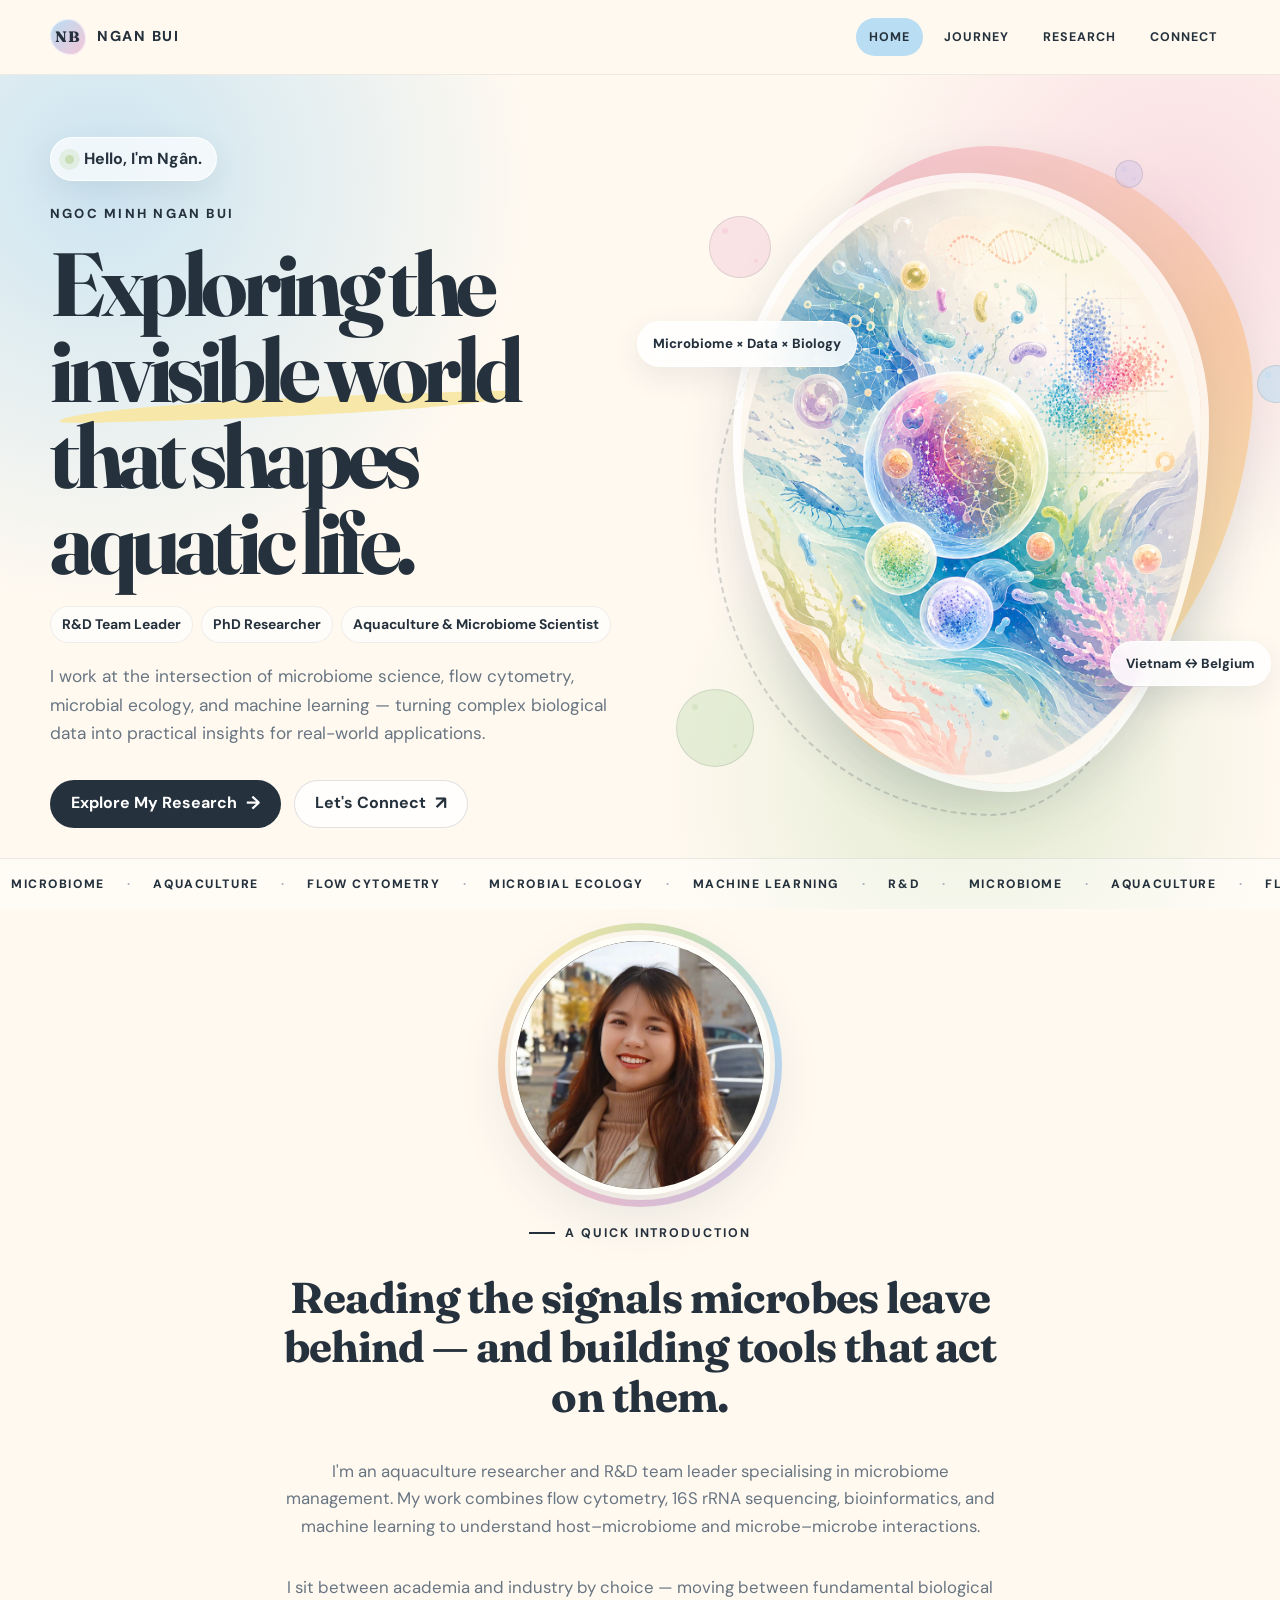
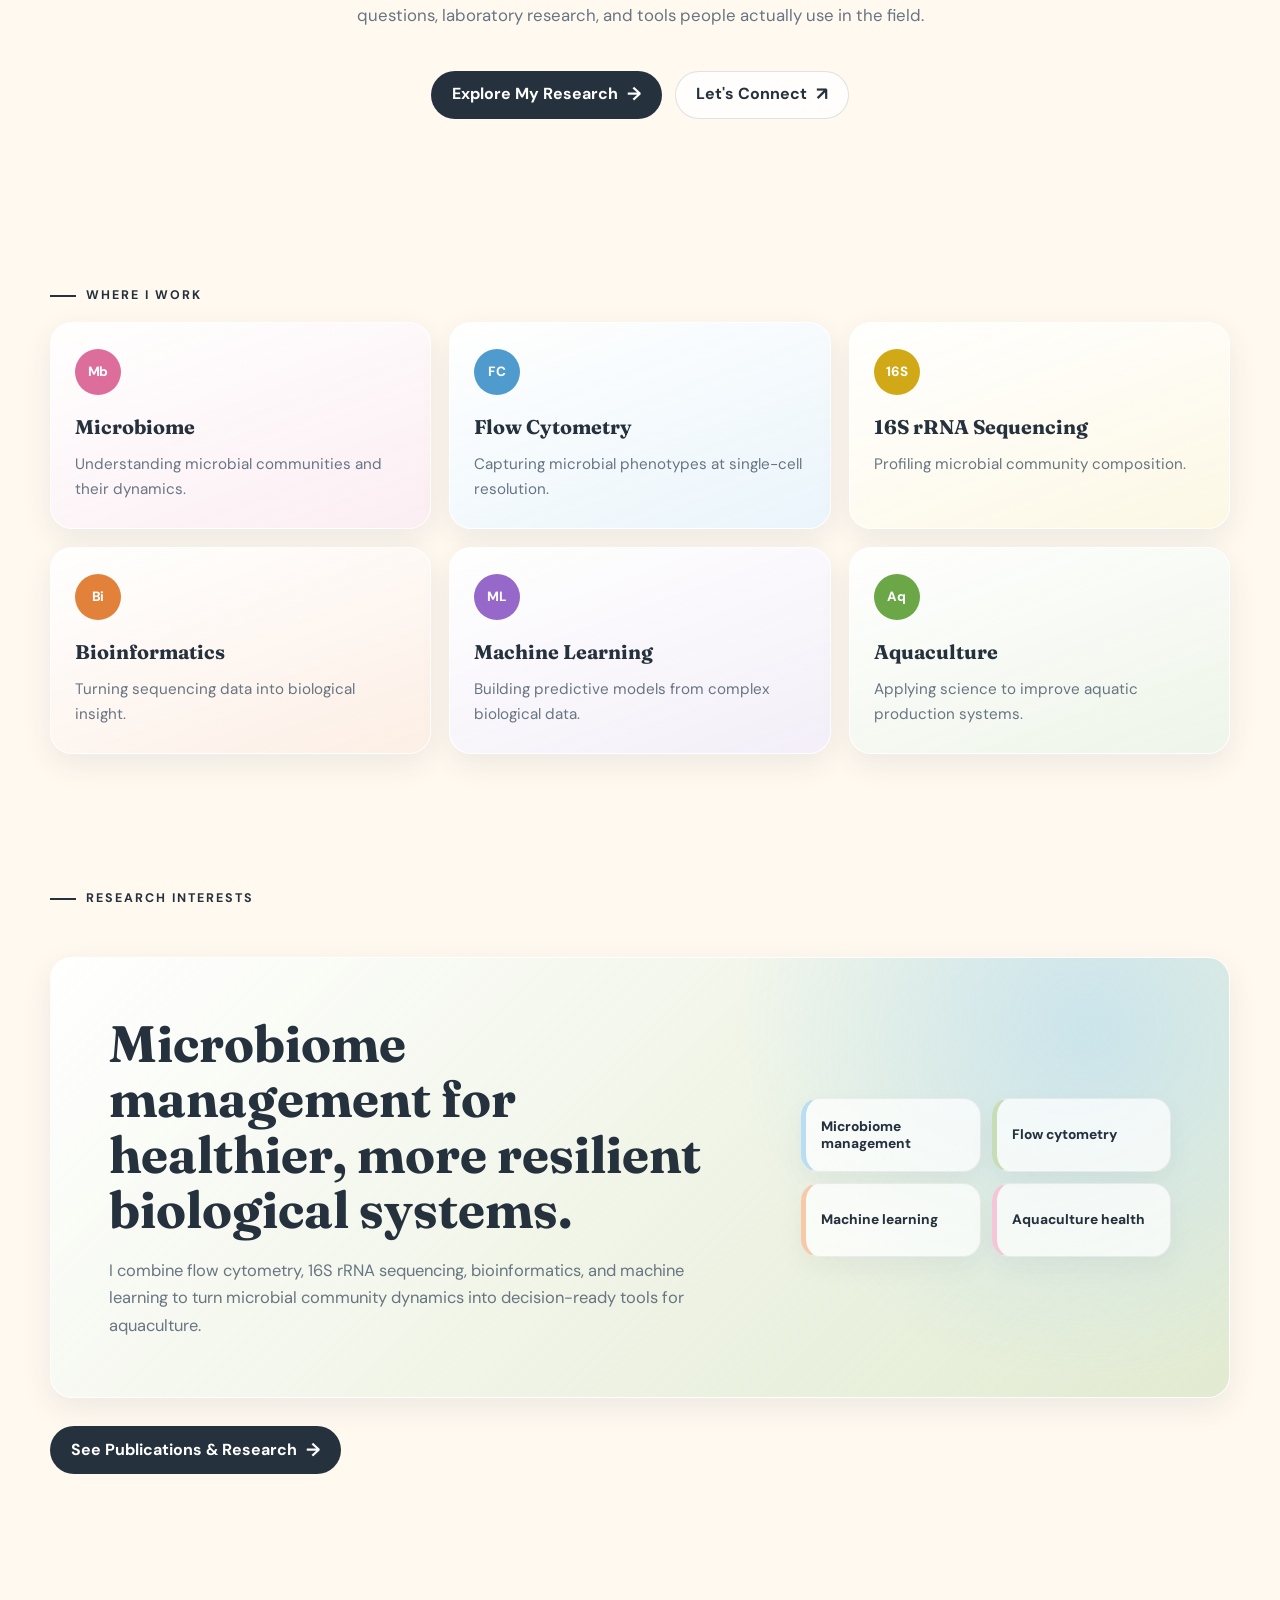
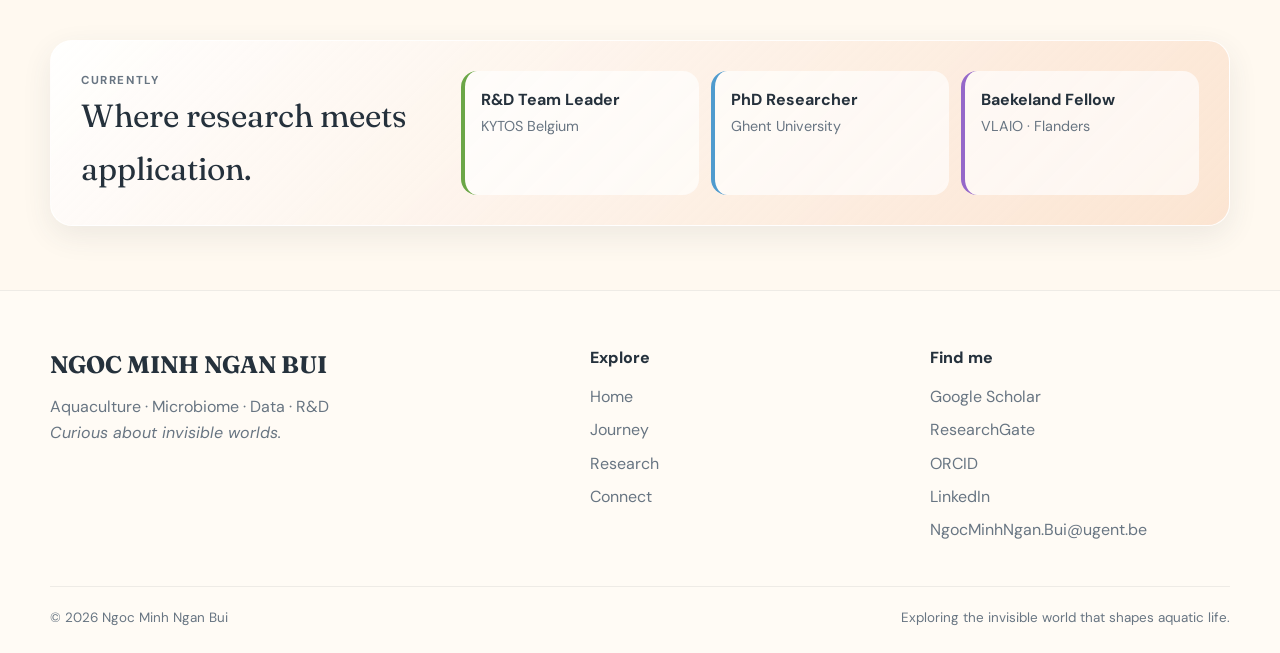
<file: index.html>
<!doctype html>
<html lang="en">
<head>
  <meta charset="utf-8">
  <meta name="viewport" content="width=device-width, initial-scale=1">
  <title>Home | Ngoc Minh Ngan Bui</title>
  <meta name="description" content="Ngoc Minh Ngan Bui is an aquaculture researcher, microbiome scientist, PhD researcher, and R&D team leader working at the intersection of microbiome science, flow cytometry, microbial ecology, and machine learning.">
  <meta name="keywords" content="microbiome, aquaculture, flow cytometry, microbial ecology, machine learning, bioinformatics, 16S rRNA, host-microbiome interactions, R&D, predictive modelling">
  <meta name="author" content="Ngoc Minh Ngan Bui">
  <meta property="og:title" content="Home | Ngoc Minh Ngan Bui">
  <meta property="og:description" content="Ngoc Minh Ngan Bui is an aquaculture researcher, microbiome scientist, PhD researcher, and R&D team leader working at the intersection of microbiome science, flow cytometry, microbial ecology, and machine learning.">
  <meta property="og:type" content="website">
  <meta property="og:image" content="assets/ngan-portrait-2.png">
  <link rel="icon" href="assets/favicon.svg" type="image/svg+xml">
  <link rel="preload" href="assets/ngan-portrait-2.png" as="image">
  <link rel="stylesheet" href="styles.css">
</head>
<body style="--nav-accent:#B9DDF2">
<a class="skip-link" href="#main-content">Skip to content</a>
<header class="site-header">
  <div class="container nav-wrap">
    <a class="brand" href="index.html" aria-label="Ngoc Minh Ngan Bui — Home">
      <span class="brand-mark" aria-hidden="true">NB</span>
      <span>NGAN BUI</span>
    </a>
    <button class="menu-toggle" type="button" aria-expanded="false" aria-controls="primary-navigation" aria-label="Open navigation"><span></span></button>
    <nav id="primary-navigation" class="nav-links" aria-label="Primary navigation"><a href="index.html" class="active" aria-current="page">HOME</a><a href="journey.html" class="" >JOURNEY</a><a href="research.html" class="" >RESEARCH</a><a href="connect.html" class="" >CONNECT</a></nav>
  </div>
</header>
<main id="main-content" class="page-shell">
  <section class="home-hero">
    <div class="container hero-grid">
      <div class="hero-copy">
        <div class="hello-pill"><span class="dot" aria-hidden="true"></span>Hello, I'm Ngân.</div>
        <p class="hero-name">NGOC MINH NGAN BUI</p>
        <h1 class="hero-title">Exploring the <span class="underline">invisible world</span> that shapes aquatic life.</h1>
        <div class="hero-roles" aria-label="Professional roles">
          <span>R&amp;D Team Leader</span><span>PhD Researcher</span><span>Aquaculture &amp; Microbiome Scientist</span>
        </div>
        <p class="hero-text">I work at the intersection of microbiome science, flow cytometry, microbial ecology, and machine learning — turning complex biological data into practical insights for real-world applications.</p>
        <div class="btn-row">
          <a class="btn btn-primary" href="research.html">Explore My Research <span class="icon-arrow" aria-hidden="true">→</span></a>
          <a class="btn btn-secondary" href="connect.html">Let's Connect <span class="icon-arrow" aria-hidden="true">↗</span></a>
        </div>
      </div>
      <div class="hero-visual" aria-label="Portrait with abstract microbiome-inspired decoration">
        <div class="portrait-stage">
          <img class="portrait" src="assets/ngan-portrait-2.png" alt="Portrait of Ngoc Minh Ngan Bui smiling in warm natural light">
          <span class="float-badge badge-one">Microbiome × Data × Biology</span>
          <span class="float-badge badge-two">Vietnam ↔ Belgium</span>
          <span class="microbe-particle p1" aria-hidden="true"></span>
          <span class="microbe-particle p2" aria-hidden="true"></span>
          <span class="microbe-particle p3" aria-hidden="true"></span>
          <span class="microbe-particle p4" aria-hidden="true"></span>
        </div>
      </div>
    </div>
    <div class="ticker-wrap" aria-hidden="true">
      <div class="ticker">
        <div class="ticker-group"><span>MICROBIOME</span><span>AQUACULTURE</span><span>FLOW CYTOMETRY</span><span>MICROBIAL ECOLOGY</span><span>MACHINE LEARNING</span><span>R&amp;D</span></div>
        <div class="ticker-group"><span>MICROBIOME</span><span>AQUACULTURE</span><span>FLOW CYTOMETRY</span><span>MICROBIAL ECOLOGY</span><span>MACHINE LEARNING</span><span>R&amp;D</span></div>
      </div>
    </div>
  </section>

  <section class="section intro-band">
    <div class="container intro-centered reveal">
      <div class="intro-photo-wrap">
        <div class="intro-photo-ring" aria-hidden="true"></div>
        <img class="intro-photo" src="assets/ngan-portrait.jpg" alt="Ngoc Minh Ngan Bui, aquaculture and microbiome researcher" width="260" height="260">
      </div>
      <div class="section-kicker">A quick introduction</div>
      <h2 class="intro-heading">Reading the signals microbes leave behind — and building tools that act on them.</h2>
      <p>I'm an aquaculture researcher and R&amp;D team leader specialising in microbiome management. My work combines flow cytometry, 16S rRNA sequencing, bioinformatics, and machine learning to understand host–microbiome and microbe–microbe interactions.</p>
      <p>I sit between academia and industry by choice — moving between fundamental biological questions, laboratory research, and tools people actually use in the field.</p>
      <div class="btn-row">
        <a class="btn btn-primary" href="research.html">Explore My Research <span class="icon-arrow" aria-hidden="true">→</span></a>
        <a class="btn btn-secondary" href="connect.html">Let's Connect <span class="icon-arrow" aria-hidden="true">↗</span></a>
      </div>
    </div>
  </section>

  <section class="section-sm expertise-band">
    <div class="container">
      <div class="section-kicker">Where I work</div>
      <div class="expertise-grid">
        <article class="expertise-card reveal" style="--tint:var(--pink); --deep:var(--pink-deep)">
          <span class="expertise-badge">Mb</span>
          <h3>Microbiome</h3>
          <p>Understanding microbial communities and their dynamics.</p>
        </article>
        <article class="expertise-card reveal" style="--tint:var(--sky); --deep:var(--sky-deep)">
          <span class="expertise-badge">FC</span>
          <h3>Flow Cytometry</h3>
          <p>Capturing microbial phenotypes at single-cell resolution.</p>
        </article>
        <article class="expertise-card reveal" style="--tint:var(--yellow); --deep:var(--yellow-deep)">
          <span class="expertise-badge">16S</span>
          <h3>16S rRNA Sequencing</h3>
          <p>Profiling microbial community composition.</p>
        </article>
        <article class="expertise-card reveal" style="--tint:var(--peach); --deep:var(--peach-deep)">
          <span class="expertise-badge">Bi</span>
          <h3>Bioinformatics</h3>
          <p>Turning sequencing data into biological insight.</p>
        </article>
        <article class="expertise-card reveal" style="--tint:var(--lavender); --deep:var(--lavender-deep)">
          <span class="expertise-badge">ML</span>
          <h3>Machine Learning</h3>
          <p>Building predictive models from complex biological data.</p>
        </article>
        <article class="expertise-card reveal" style="--tint:var(--sage); --deep:var(--sage-deep)">
          <span class="expertise-badge">Aq</span>
          <h3>Aquaculture</h3>
          <p>Applying science to improve aquatic production systems.</p>
        </article>
      </div>
    </div>
  </section>

  <section class="section-sm research-interest-band">
    <div class="container">
      <div class="section-kicker">Research interests</div>
      <div class="research-interest-panel card reveal">
        <div class="research-interest-copy">
          <h2>Microbiome management for healthier, more resilient biological systems.</h2>
          <p>I combine flow cytometry, 16S rRNA sequencing, bioinformatics, and machine learning to turn microbial community dynamics into decision-ready tools for aquaculture.</p>
        </div>
        <div class="interest-topics" aria-label="Research interest topics">
          <span>Microbiome management</span>
          <span>Flow cytometry</span>
          <span>Machine learning</span>
          <span>Aquaculture health</span>
        </div>
      </div>
      <div class="btn-row" style="margin-top:28px">
        <a class="btn btn-primary" href="research.html">See Publications &amp; Research <span class="icon-arrow" aria-hidden="true">→</span></a>
      </div>
    </div>
  </section>

  <section class="section-sm currently-band">
    <div class="container">
      <div class="currently-card card reveal">
        <div><div class="eyebrow">Currently</div><div class="currently-label">Where research meets application.</div></div>
        <div class="currently-items">
          <div class="currently-item" style="--deep:var(--sage-deep)"><strong>R&amp;D Team Leader</strong><span>KYTOS Belgium</span></div>
          <div class="currently-item" style="--deep:var(--sky-deep)"><strong>PhD Researcher</strong><span>Ghent University</span></div>
          <div class="currently-item" style="--deep:var(--lavender-deep)"><strong>Baekeland Fellow</strong><span>VLAIO · Flanders</span></div>
        </div>
      </div>
    </div>
  </section>
</main><footer class="site-footer">
  <div class="container">
    <div class="footer-grid">
      <div class="footer-brand">
        <h2>NGOC MINH NGAN BUI</h2>
        <p>Aquaculture · Microbiome · Data · R&amp;D</p>
        <p><em>Curious about invisible worlds.</em></p>
      </div>
      <div>
        <div class="footer-title">Explore</div>
        <div class="footer-links">
          <a href="index.html">Home</a><a href="journey.html">Journey</a><a href="research.html">Research</a><a href="connect.html">Connect</a>
        </div>
      </div>
      <div>
        <div class="footer-title">Find me</div>
        <div class="footer-links">
          <a href="https://scholar.google.com/citations?user=Ba9Omy8AAAAJ&amp;hl=en" target="_blank" rel="noopener">Google Scholar</a>
          <a href="https://www.researchgate.net/profile/Ngoc-Bui-42" target="_blank" rel="noopener">ResearchGate</a>
          <a href="https://orcid.org/0000-0002-8944-4817" target="_blank" rel="noopener">ORCID</a>
          <a href="https://www.linkedin.com/in/bnminhngan" target="_blank" rel="noopener">LinkedIn</a>
          <a href="mailto:NgocMinhNgan.Bui@ugent.be">NgocMinhNgan.Bui@ugent.be</a>
        </div>
      </div>
    </div>
    <div class="footer-bottom"><span>© 2026 Ngoc Minh Ngan Bui</span><span>Exploring the invisible world that shapes aquatic life.</span></div>
  </div>
</footer>
<script src="script.js"></script>
</body>
</html>
</file>
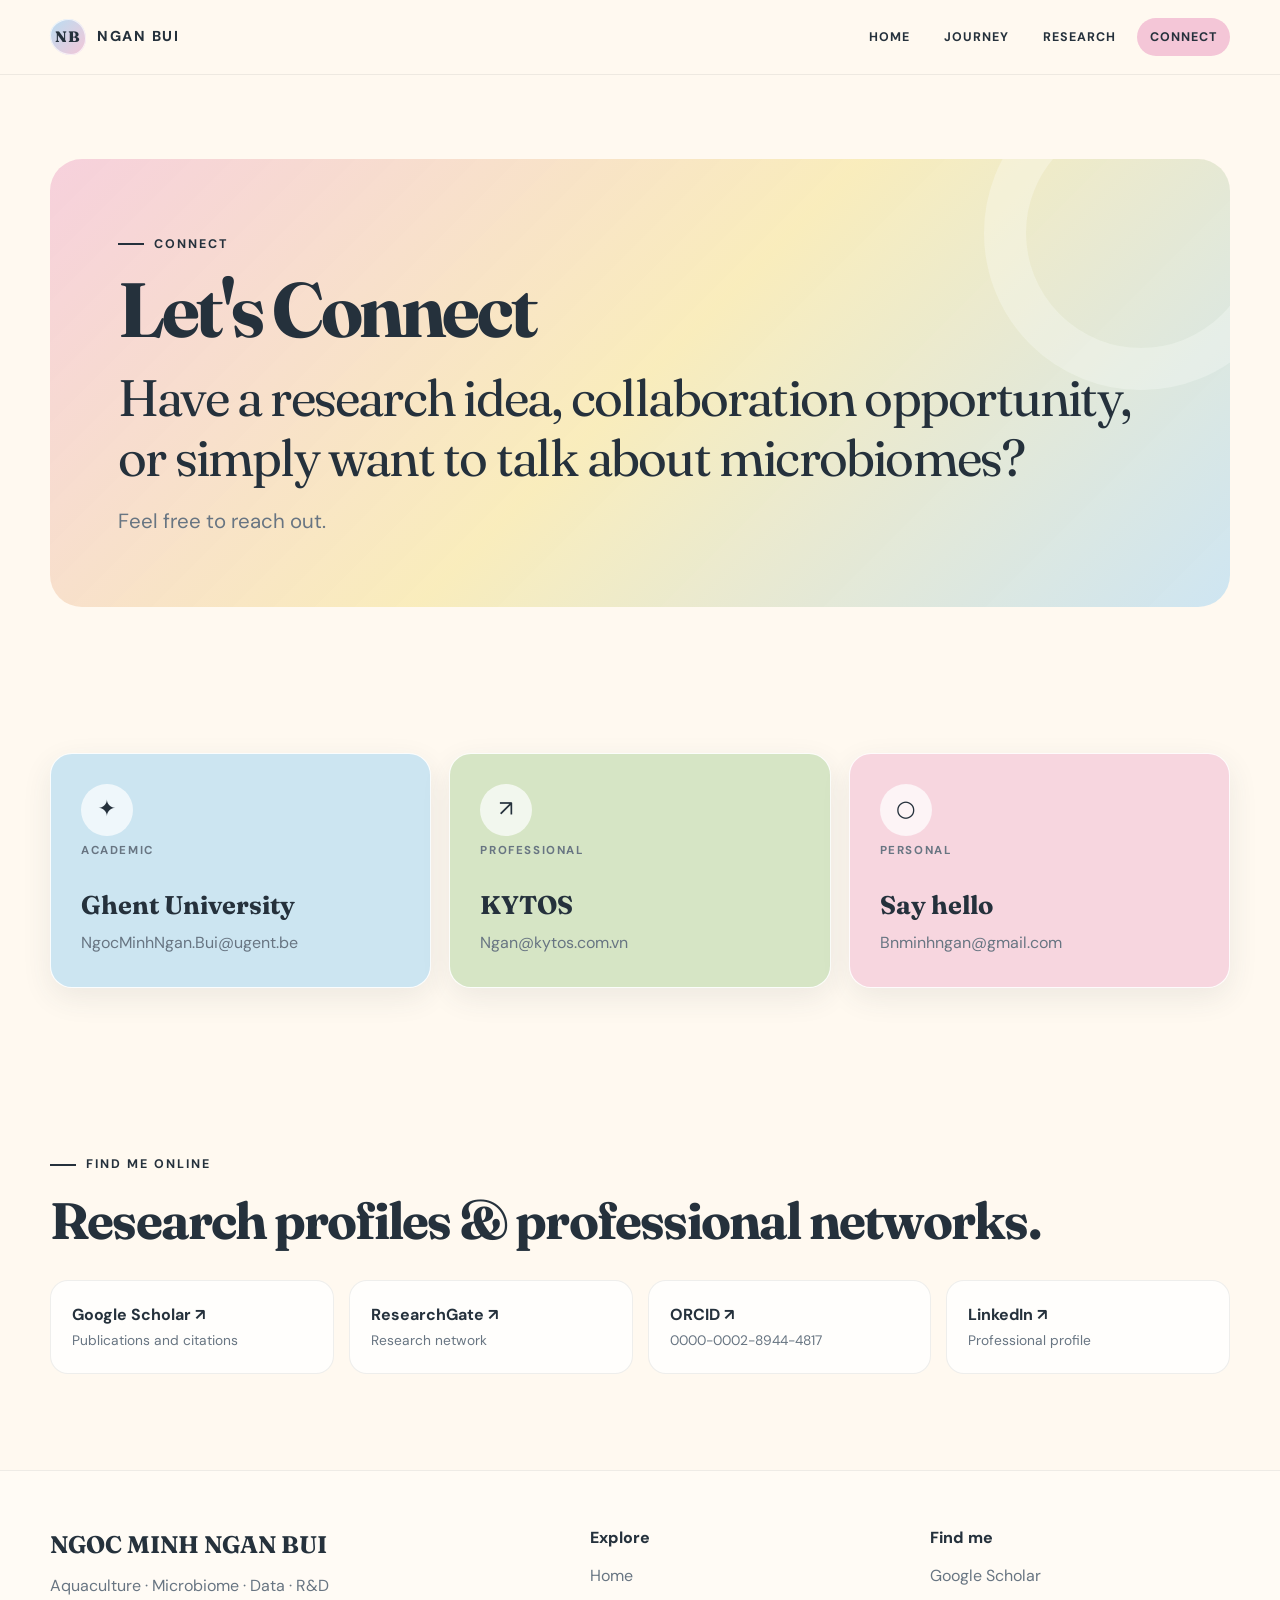
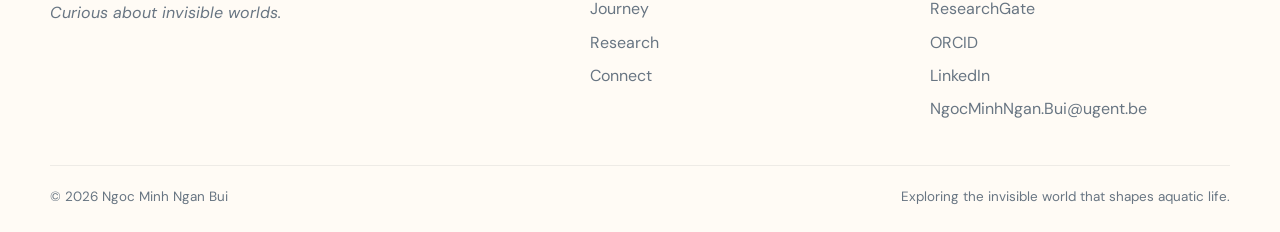
<file: connect.html>
<!doctype html>
<html lang="en">
<head>
  <meta charset="utf-8">
  <meta name="viewport" content="width=device-width, initial-scale=1">
  <title>Connect | Ngoc Minh Ngan Bui</title>
  <meta name="description" content="Ngoc Minh Ngan Bui is an aquaculture researcher, microbiome scientist, PhD researcher, and R&D team leader working at the intersection of microbiome science, flow cytometry, microbial ecology, and machine learning.">
  <meta name="keywords" content="microbiome, aquaculture, flow cytometry, microbial ecology, machine learning, bioinformatics, 16S rRNA, host-microbiome interactions, R&D, predictive modelling">
  <meta name="author" content="Ngoc Minh Ngan Bui">
  <meta property="og:title" content="Connect | Ngoc Minh Ngan Bui">
  <meta property="og:description" content="Ngoc Minh Ngan Bui is an aquaculture researcher, microbiome scientist, PhD researcher, and R&D team leader working at the intersection of microbiome science, flow cytometry, microbial ecology, and machine learning.">
  <meta property="og:type" content="website">
  <meta property="og:image" content="assets/ngan-portrait.jpg">
  <link rel="icon" href="assets/favicon.svg" type="image/svg+xml">
  <link rel="preload" href="assets/ngan-portrait.jpg" as="image">
  <link rel="stylesheet" href="styles.css">
</head>
<body style="--nav-accent:#F4C6D7">
<a class="skip-link" href="#main-content">Skip to content</a>
<header class="site-header">
  <div class="container nav-wrap">
    <a class="brand" href="index.html" aria-label="Ngoc Minh Ngan Bui — Home">
      <span class="brand-mark" aria-hidden="true">NB</span>
      <span>NGAN BUI</span>
    </a>
    <button class="menu-toggle" type="button" aria-expanded="false" aria-controls="primary-navigation" aria-label="Open navigation"><span></span></button>
    <nav id="primary-navigation" class="nav-links" aria-label="Primary navigation"><a href="index.html" class="" >HOME</a><a href="journey.html" class="" >JOURNEY</a><a href="research.html" class="" >RESEARCH</a><a href="connect.html" class="active" aria-current="page">CONNECT</a></nav>
  </div>
</header>
<main id="main-content" class="page-shell">
  <section class="page-intro">
    <div class="container">
      <div class="page-intro-inner connect-accent">
        <div class="section-kicker">Connect</div>
        <h1 class="section-title">Let's Connect</h1>
        <p class="editorial-statement">Have a research idea, collaboration opportunity, or simply want to talk about microbiomes?</p>
        <p class="lead" style="margin-top:18px">Feel free to reach out.</p>
      </div>
    </div>
  </section>
  <section class="section-sm">
    <div class="container">
      <div class="contact-grid">
        <a class="contact-card card reveal" href="mailto:NgocMinhNgan.Bui@ugent.be"><span class="contact-icon" aria-hidden="true">✦</span><div><span class="eyebrow">Academic</span><h3>Ghent University</h3><p>NgocMinhNgan.Bui@ugent.be</p></div></a>
        <a class="contact-card card reveal" href="mailto:Ngan@kytos.com.vn"><span class="contact-icon" aria-hidden="true">↗</span><div><span class="eyebrow">Professional</span><h3>KYTOS</h3><p>Ngan@kytos.com.vn</p></div></a>
        <a class="contact-card card reveal" href="mailto:Bnminhngan@gmail.com"><span class="contact-icon" aria-hidden="true">○</span><div><span class="eyebrow">Personal</span><h3>Say hello</h3><p>Bnminhngan@gmail.com</p></div></a>
      </div>
    </div>
  </section>
  <section class="section">
    <div class="container">
      <div class="section-kicker">Find me online</div>
      <h2 class="editorial-statement">Research profiles &amp; professional networks.</h2>
      <div class="profile-grid">
        <a class="profile-card" href="https://scholar.google.com/citations?user=Ba9Omy8AAAAJ&amp;hl=en" target="_blank" rel="noopener"><strong>Google Scholar ↗</strong><span>Publications and citations</span></a>
        <a class="profile-card" href="https://www.researchgate.net/profile/Ngoc-Bui-42" target="_blank" rel="noopener"><strong>ResearchGate ↗</strong><span>Research network</span></a>
        <a class="profile-card" href="https://orcid.org/0000-0002-8944-4817" target="_blank" rel="noopener"><strong>ORCID ↗</strong><span>0000-0002-8944-4817</span></a>
        <a class="profile-card" href="https://www.linkedin.com/in/bnminhngan" target="_blank" rel="noopener"><strong>LinkedIn ↗</strong><span>Professional profile</span></a>
      </div>
    </div>
  </section>
</main><footer class="site-footer">
  <div class="container">
    <div class="footer-grid">
      <div class="footer-brand">
        <h2>NGOC MINH NGAN BUI</h2>
        <p>Aquaculture · Microbiome · Data · R&amp;D</p>
        <p><em>Curious about invisible worlds.</em></p>
      </div>
      <div>
        <div class="footer-title">Explore</div>
        <div class="footer-links">
          <a href="index.html">Home</a><a href="journey.html">Journey</a><a href="research.html">Research</a><a href="connect.html">Connect</a>
        </div>
      </div>
      <div>
        <div class="footer-title">Find me</div>
        <div class="footer-links">
          <a href="https://scholar.google.com/citations?user=Ba9Omy8AAAAJ&amp;hl=en" target="_blank" rel="noopener">Google Scholar</a>
          <a href="https://www.researchgate.net/profile/Ngoc-Bui-42" target="_blank" rel="noopener">ResearchGate</a>
          <a href="https://orcid.org/0000-0002-8944-4817" target="_blank" rel="noopener">ORCID</a>
          <a href="https://www.linkedin.com/in/bnminhngan" target="_blank" rel="noopener">LinkedIn</a>
          <a href="mailto:NgocMinhNgan.Bui@ugent.be">NgocMinhNgan.Bui@ugent.be</a>
        </div>
      </div>
    </div>
    <div class="footer-bottom"><span>© 2026 Ngoc Minh Ngan Bui</span><span>Exploring the invisible world that shapes aquatic life.</span></div>
  </div>
</footer>
<script src="script.js"></script>
</body>
</html>
</file>
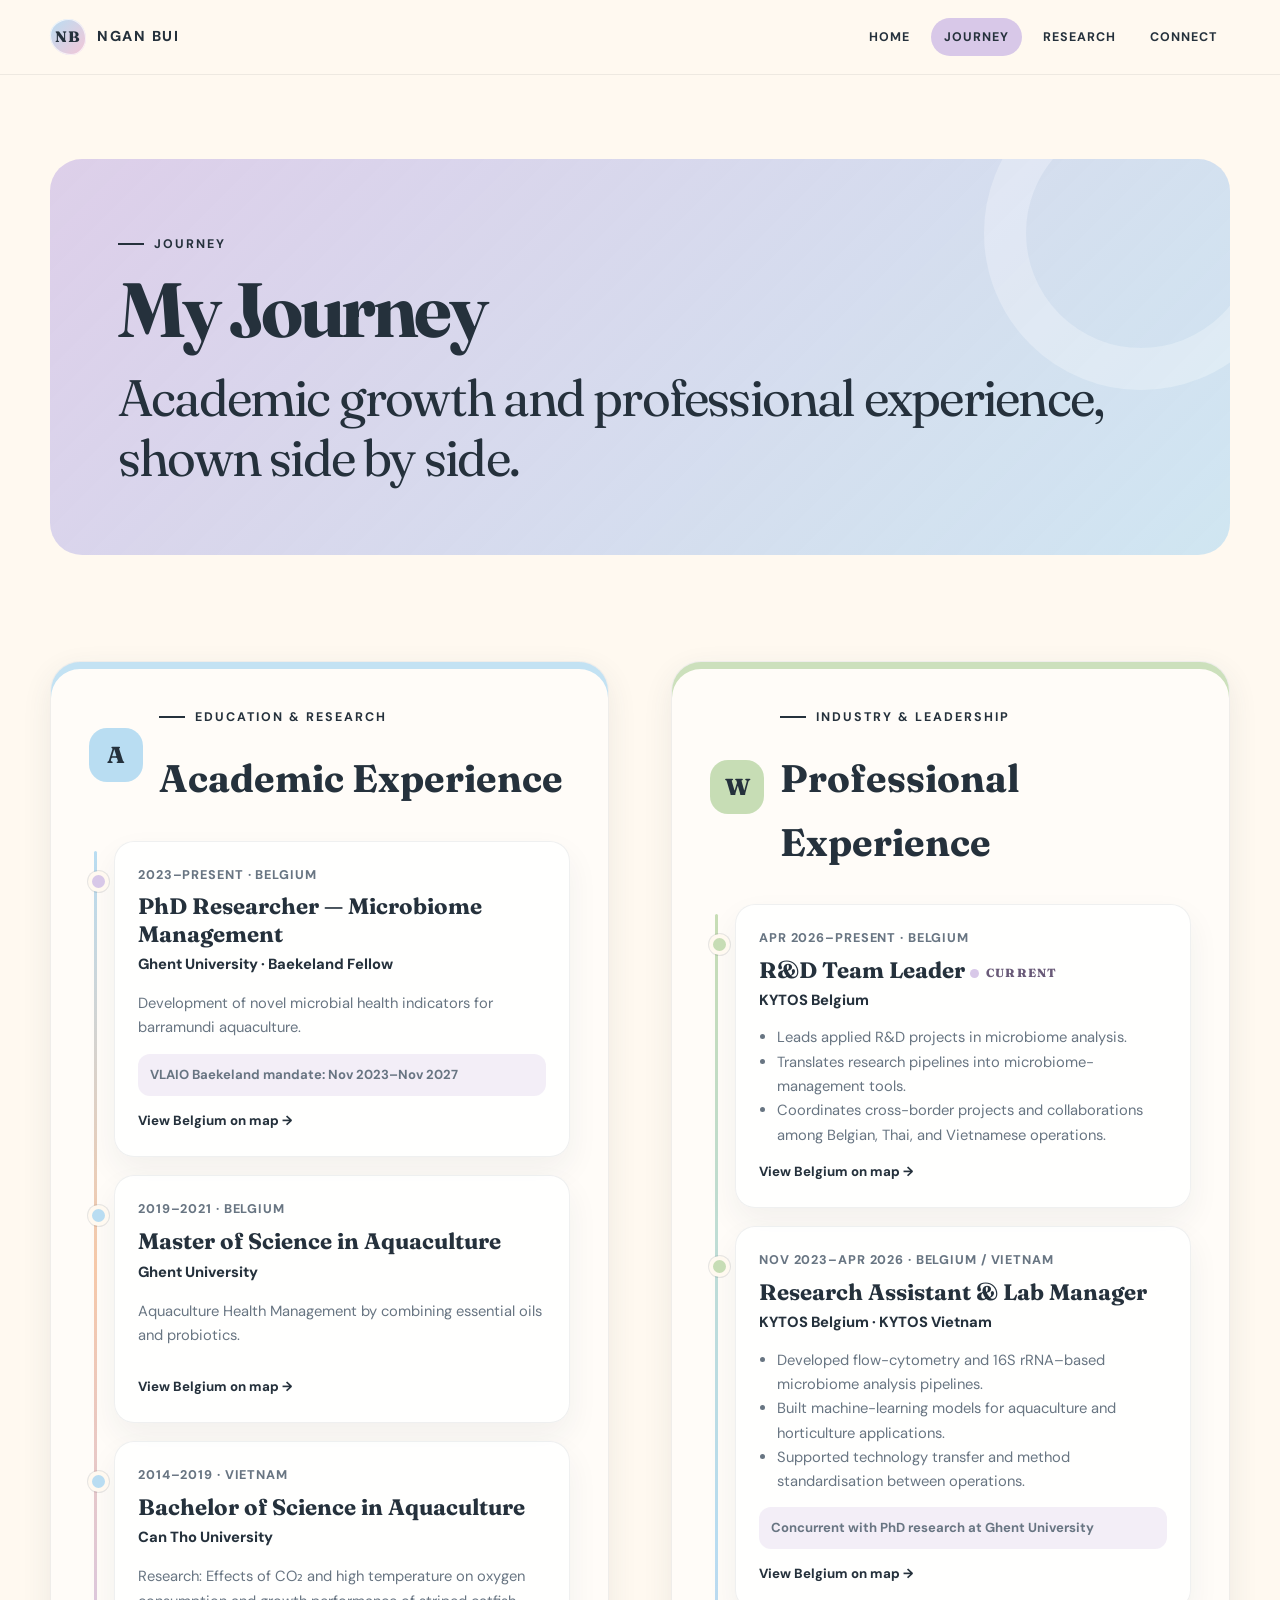
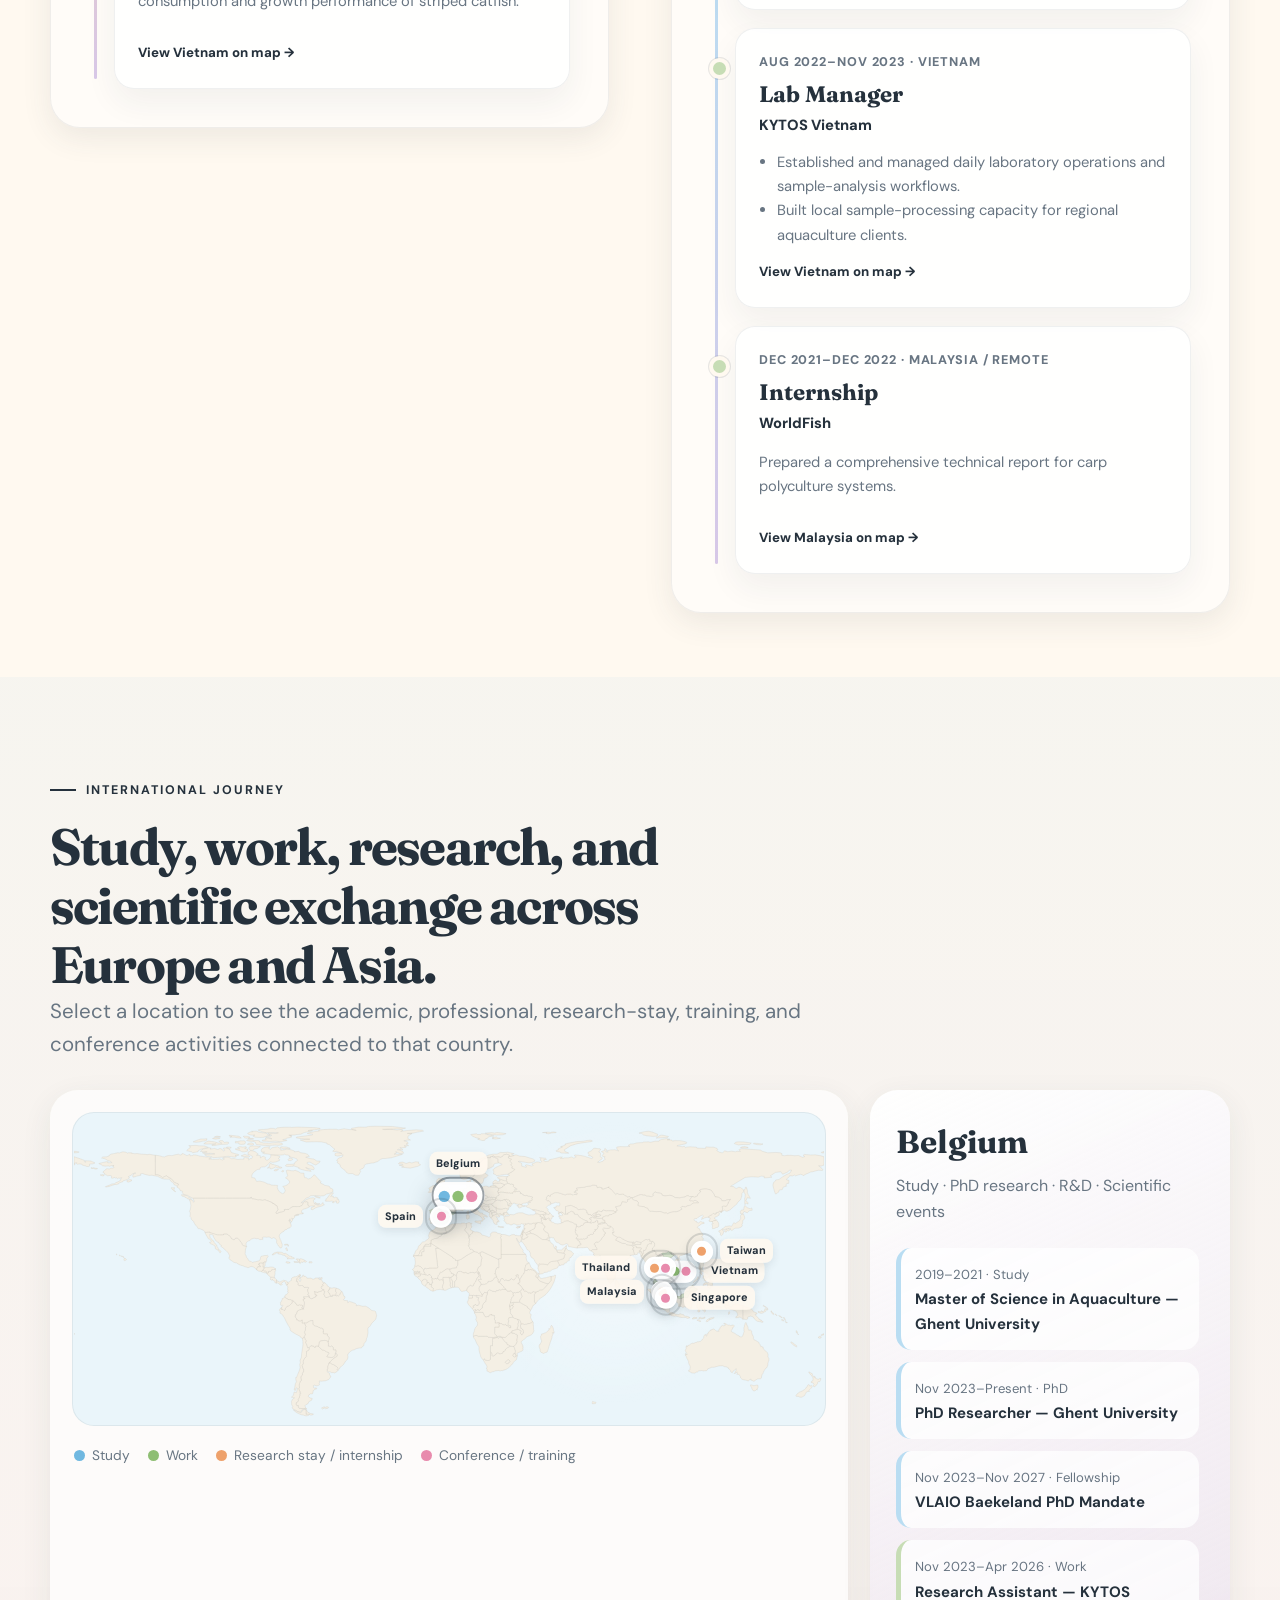
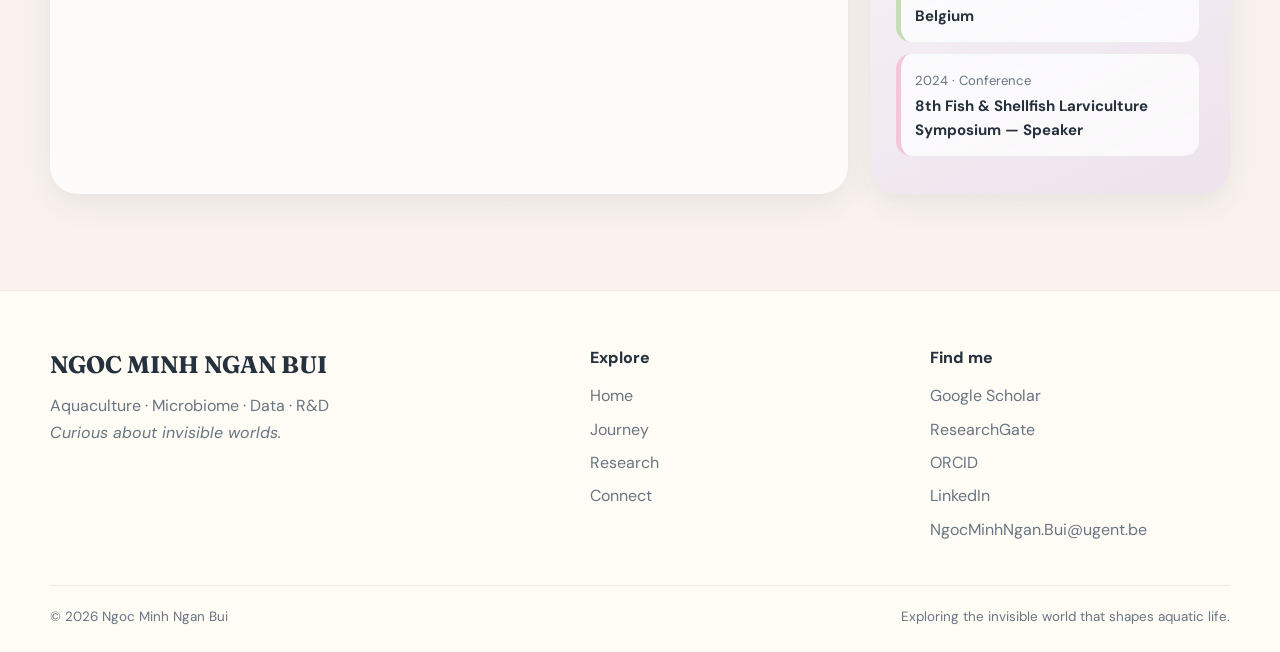
<file: journey.html>
<!doctype html>
<html lang="en">
<head>
  <meta charset="utf-8">
  <meta name="viewport" content="width=device-width, initial-scale=1">
  <title>Journey | Ngoc Minh Ngan Bui</title>
  <meta name="description" content="Ngoc Minh Ngan Bui is an aquaculture researcher, microbiome scientist, PhD researcher, and R&amp;D team leader working at the intersection of microbiome science, flow cytometry, microbial ecology, and machine learning.">
  <meta name="keywords" content="microbiome, aquaculture, flow cytometry, microbial ecology, machine learning, bioinformatics, 16S rRNA, host-microbiome interactions, R&amp;D, predictive modelling">
  <meta name="author" content="Ngoc Minh Ngan Bui">
  <meta property="og:title" content="Journey | Ngoc Minh Ngan Bui">
  <meta property="og:description" content="Academic, professional, and international journey of Ngoc Minh Ngan Bui.">
  <meta property="og:type" content="website">
  <meta property="og:image" content="assets/ngan-portrait.jpg">
  <link rel="icon" href="assets/favicon.svg" type="image/svg+xml">
  <link rel="preload" href="assets/world-map.svg" as="image">
  <link rel="stylesheet" href="styles.css">
</head>
<body style="--nav-accent:#D8C8E8">
<a class="skip-link" href="#main-content">Skip to content</a>
<header class="site-header">
  <div class="container nav-wrap">
    <a class="brand" href="index.html" aria-label="Ngoc Minh Ngan Bui — Home">
      <span class="brand-mark" aria-hidden="true">NB</span>
      <span>NGAN BUI</span>
    </a>
    <button class="menu-toggle" type="button" aria-expanded="false" aria-controls="primary-navigation" aria-label="Open navigation"><span></span></button>
    <nav id="primary-navigation" class="nav-links" aria-label="Primary navigation"><a href="index.html">HOME</a><a href="journey.html" class="active" aria-current="page">JOURNEY</a><a href="research.html">RESEARCH</a><a href="connect.html">CONNECT</a></nav>
  </div>
</header>
<main id="main-content" class="page-shell">
  <section class="page-intro">
    <div class="container">
      <div class="page-intro-inner journey-accent">
        <div class="section-kicker">Journey</div>
        <h1 class="section-title">My Journey</h1>
        <p class="editorial-statement">Academic growth and professional experience, shown side by side.</p>
      </div>
    </div>
  </section>

  <section class="section-sm">
    <div class="container">
      <div class="journey-columns">
        <section class="journey-lane academic-lane" aria-labelledby="academic-heading">
          <div class="journey-lane-head">
            <span class="lane-icon" aria-hidden="true">A</span>
            <div><div class="section-kicker">Education &amp; research</div><h2 id="academic-heading">Academic Experience</h2></div>
          </div>
          <div class="separate-timeline">
            <article class="experience-card reveal current-academic-card">
              <span class="experience-date">2023–Present · Belgium</span>
              <h3>PhD Researcher — Microbiome Management</h3>
              <p class="experience-place">Ghent University · Baekeland Fellow</p>
              <p>Development of novel microbial health indicators for barramundi aquaculture.</p>
              <div class="experience-note">VLAIO Baekeland mandate: Nov 2023–Nov 2027</div>
              <button class="text-map-link" type="button" data-show-country="Belgium">View Belgium on map →</button>
            </article>
            <article class="experience-card reveal">
              <span class="experience-date">2019–2021 · Belgium</span>
              <h3>Master of Science in Aquaculture</h3>
              <p class="experience-place">Ghent University</p>
              <p>Aquaculture Health Management by combining essential oils and probiotics.</p>
              <button class="text-map-link" type="button" data-show-country="Belgium">View Belgium on map →</button>
            </article>
            <article class="experience-card reveal">
              <span class="experience-date">2014–2019 · Vietnam</span>
              <h3>Bachelor of Science in Aquaculture</h3>
              <p class="experience-place">Can Tho University</p>
              <p>Research: Effects of CO₂ and high temperature on oxygen consumption and growth performance of striped catfish.</p>
              <button class="text-map-link" type="button" data-show-country="Vietnam">View Vietnam on map →</button>
            </article>
          </div>
        </section>

        <section class="journey-lane work-lane" aria-labelledby="work-heading">
          <div class="journey-lane-head">
            <span class="lane-icon" aria-hidden="true">W</span>
            <div><div class="section-kicker">Industry &amp; leadership</div><h2 id="work-heading">Professional Experience</h2></div>
          </div>
          <div class="separate-timeline">
            <article class="experience-card reveal current-work-card">
              <span class="experience-date">Apr 2026–Present · Belgium</span>
              <h3>R&amp;D Team Leader <span class="current-pulse">CURRENT</span></h3>
              <p class="experience-place">KYTOS Belgium</p>
              <ul><li>Leads applied R&amp;D projects in microbiome analysis.</li><li>Translates research pipelines into microbiome-management tools.</li><li>Coordinates cross-border projects and collaborations among Belgian, Thai, and Vietnamese operations.</li></ul>
              <button class="text-map-link" type="button" data-show-country="Belgium">View Belgium on map →</button>
            </article>
            <article class="experience-card reveal">
              <span class="experience-date">Nov 2023–Apr 2026 · Belgium / Vietnam</span>
              <h3>Research Assistant &amp; Lab Manager</h3>
              <p class="experience-place">KYTOS Belgium · KYTOS Vietnam</p>
              <ul><li>Developed flow-cytometry and 16S rRNA–based microbiome analysis pipelines.</li><li>Built machine-learning models for aquaculture and horticulture applications.</li><li>Supported technology transfer and method standardisation between operations.</li></ul>
              <div class="experience-note">Concurrent with PhD research at Ghent University</div>
              <button class="text-map-link" type="button" data-show-country="Belgium">View Belgium on map →</button>
            </article>
            <article class="experience-card reveal">
              <span class="experience-date">Aug 2022–Nov 2023 · Vietnam</span>
              <h3>Lab Manager</h3>
              <p class="experience-place">KYTOS Vietnam</p>
              <ul><li>Established and managed daily laboratory operations and sample-analysis workflows.</li><li>Built local sample-processing capacity for regional aquaculture clients.</li></ul>
              <button class="text-map-link" type="button" data-show-country="Vietnam">View Vietnam on map →</button>
            </article>
            <article class="experience-card reveal internship-card">
              <span class="experience-date">Dec 2021–Dec 2022 · Malaysia / Remote</span>
              <h3>Internship</h3>
              <p class="experience-place">WorldFish</p>
              <p>Prepared a comprehensive technical report for carp polyculture systems.</p>
              <button class="text-map-link" type="button" data-show-country="Malaysia">View Malaysia on map →</button>
            </article>
          </div>
        </section>
      </div>
    </div>
  </section>

  <section id="journey-map" class="section journey-map-section">
    <div class="container">
      <div class="map-intro">
        <div class="section-kicker">International journey</div>
        <h2 class="editorial-statement">Study, work, research, and scientific exchange across Europe and Asia.</h2>
        <p class="lead">Select a location to see the academic, professional, research-stay, training, and conference activities connected to that country.</p>
      </div>
      <div class="map-layout real-map-layout">
        <div class="map-card real-map-card">
          <div class="real-world-map" role="img" aria-label="World map showing Ngoc Minh Ngan Bui's study, work, research stays, internships, training, and conferences">
            <img src="assets/world-map.svg" alt="World map with countries highlighted across Europe and Asia">

            <button class="location-marker" type="button" data-country="Belgium" style="--x:51.24%;--y:26.33%" aria-label="Belgium: study, research, work, and conferences">
              <span class="marker-cluster"><i class="activity-study"></i><i class="activity-work"></i><i class="activity-conference"></i></span><span class="location-label label-above">Belgium</span>
            </button>
            <button class="location-marker" type="button" data-country="Spain" style="--x:48.96%;--y:33.02%" aria-label="Spain: conference poster">
              <span class="marker-cluster"><i class="activity-conference"></i></span><span class="location-label label-left">Spain</span>
            </button>
            <button class="location-marker" type="button" data-country="Vietnam" style="--x:80.08%;--y:50.63%" aria-label="Vietnam: study, work, and training">
              <span class="marker-cluster"><i class="activity-study"></i><i class="activity-work"></i><i class="activity-conference"></i></span><span class="location-label label-right">Vietnam</span>
            </button>
            <button class="location-marker" type="button" data-country="Taiwan" style="--x:83.60%;--y:44.20%" aria-label="Taiwan: research stay">
              <span class="marker-cluster"><i class="activity-stay"></i></span><span class="location-label label-right">Taiwan</span>
            </button>
            <button class="location-marker" type="button" data-country="Thailand" style="--x:78.05%;--y:49.42%" aria-label="Thailand: research stay and conference">
              <span class="marker-cluster"><i class="activity-stay"></i><i class="activity-conference"></i></span><span class="location-label label-left">Thailand</span>
            </button>
            <button class="location-marker" type="button" data-country="Malaysia" style="--x:78.33%;--y:57.19%" aria-label="Malaysia: internship">
              <span class="marker-cluster"><i class="activity-stay"></i></span><span class="location-label label-left">Malaysia</span>
            </button>
            <button class="location-marker" type="button" data-country="Singapore" style="--x:78.84%;--y:59.10%" aria-label="Singapore: conference presentations">
              <span class="marker-cluster"><i class="activity-conference"></i></span><span class="location-label label-right">Singapore</span>
            </button>
          </div>
          <div class="map-legend" aria-label="Map legend">
            <span><i class="legend-dot activity-study"></i>Study</span>
            <span><i class="legend-dot activity-work"></i>Work</span>
            <span><i class="legend-dot activity-stay"></i>Research stay / internship</span>
            <span><i class="legend-dot activity-conference"></i>Conference / training</span>
          </div>
        </div>
        <aside class="country-panel" aria-live="polite">
          <h3 id="country-panel-title">Belgium</h3>
          <p id="country-panel-sub" class="country-panel-sub">Study · PhD research · R&amp;D · Scientific events</p>
          <div id="country-events" class="country-events"></div>
        </aside>
      </div>
    </div>
  </section>
</main>
<footer class="site-footer">
  <div class="container">
    <div class="footer-grid">
      <div class="footer-brand">
        <h2>NGOC MINH NGAN BUI</h2>
        <p>Aquaculture · Microbiome · Data · R&amp;D</p>
        <p><em>Curious about invisible worlds.</em></p>
      </div>
      <div>
        <div class="footer-title">Explore</div>
        <div class="footer-links">
          <a href="index.html">Home</a><a href="journey.html">Journey</a><a href="research.html">Research</a><a href="connect.html">Connect</a>
        </div>
      </div>
      <div>
        <div class="footer-title">Find me</div>
        <div class="footer-links">
          <a href="https://scholar.google.com/citations?user=Ba9Omy8AAAAJ&amp;hl=en" target="_blank" rel="noopener">Google Scholar</a>
          <a href="https://www.researchgate.net/profile/Ngoc-Bui-42" target="_blank" rel="noopener">ResearchGate</a>
          <a href="https://orcid.org/0000-0002-8944-4817" target="_blank" rel="noopener">ORCID</a>
          <a href="https://www.linkedin.com/in/bnminhngan" target="_blank" rel="noopener">LinkedIn</a>
          <a href="mailto:NgocMinhNgan.Bui@ugent.be">NgocMinhNgan.Bui@ugent.be</a>
        </div>
      </div>
    </div>
    <div class="footer-bottom"><span>© 2026 Ngoc Minh Ngan Bui</span><span>Exploring the invisible world that shapes aquatic life.</span></div>
  </div>
</footer>
<script src="script.js"></script>
</body>
</html>
</file>
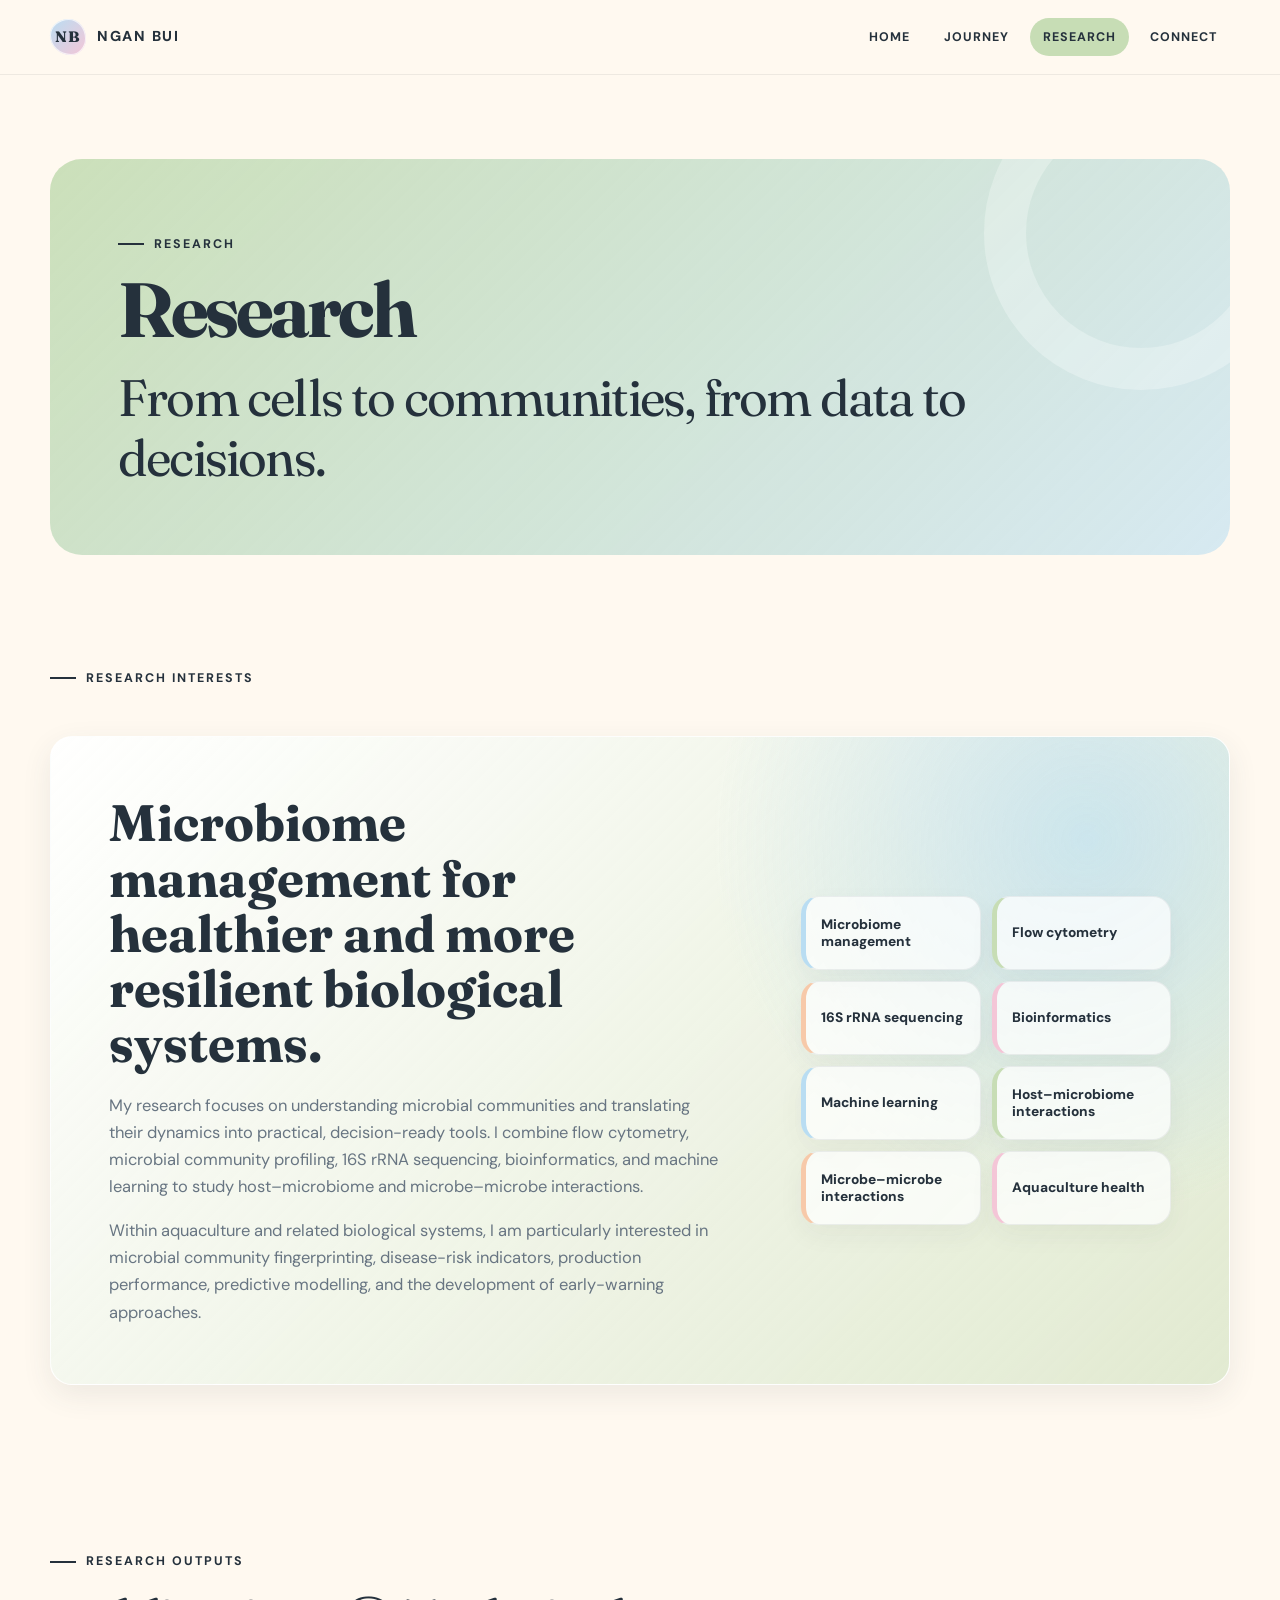
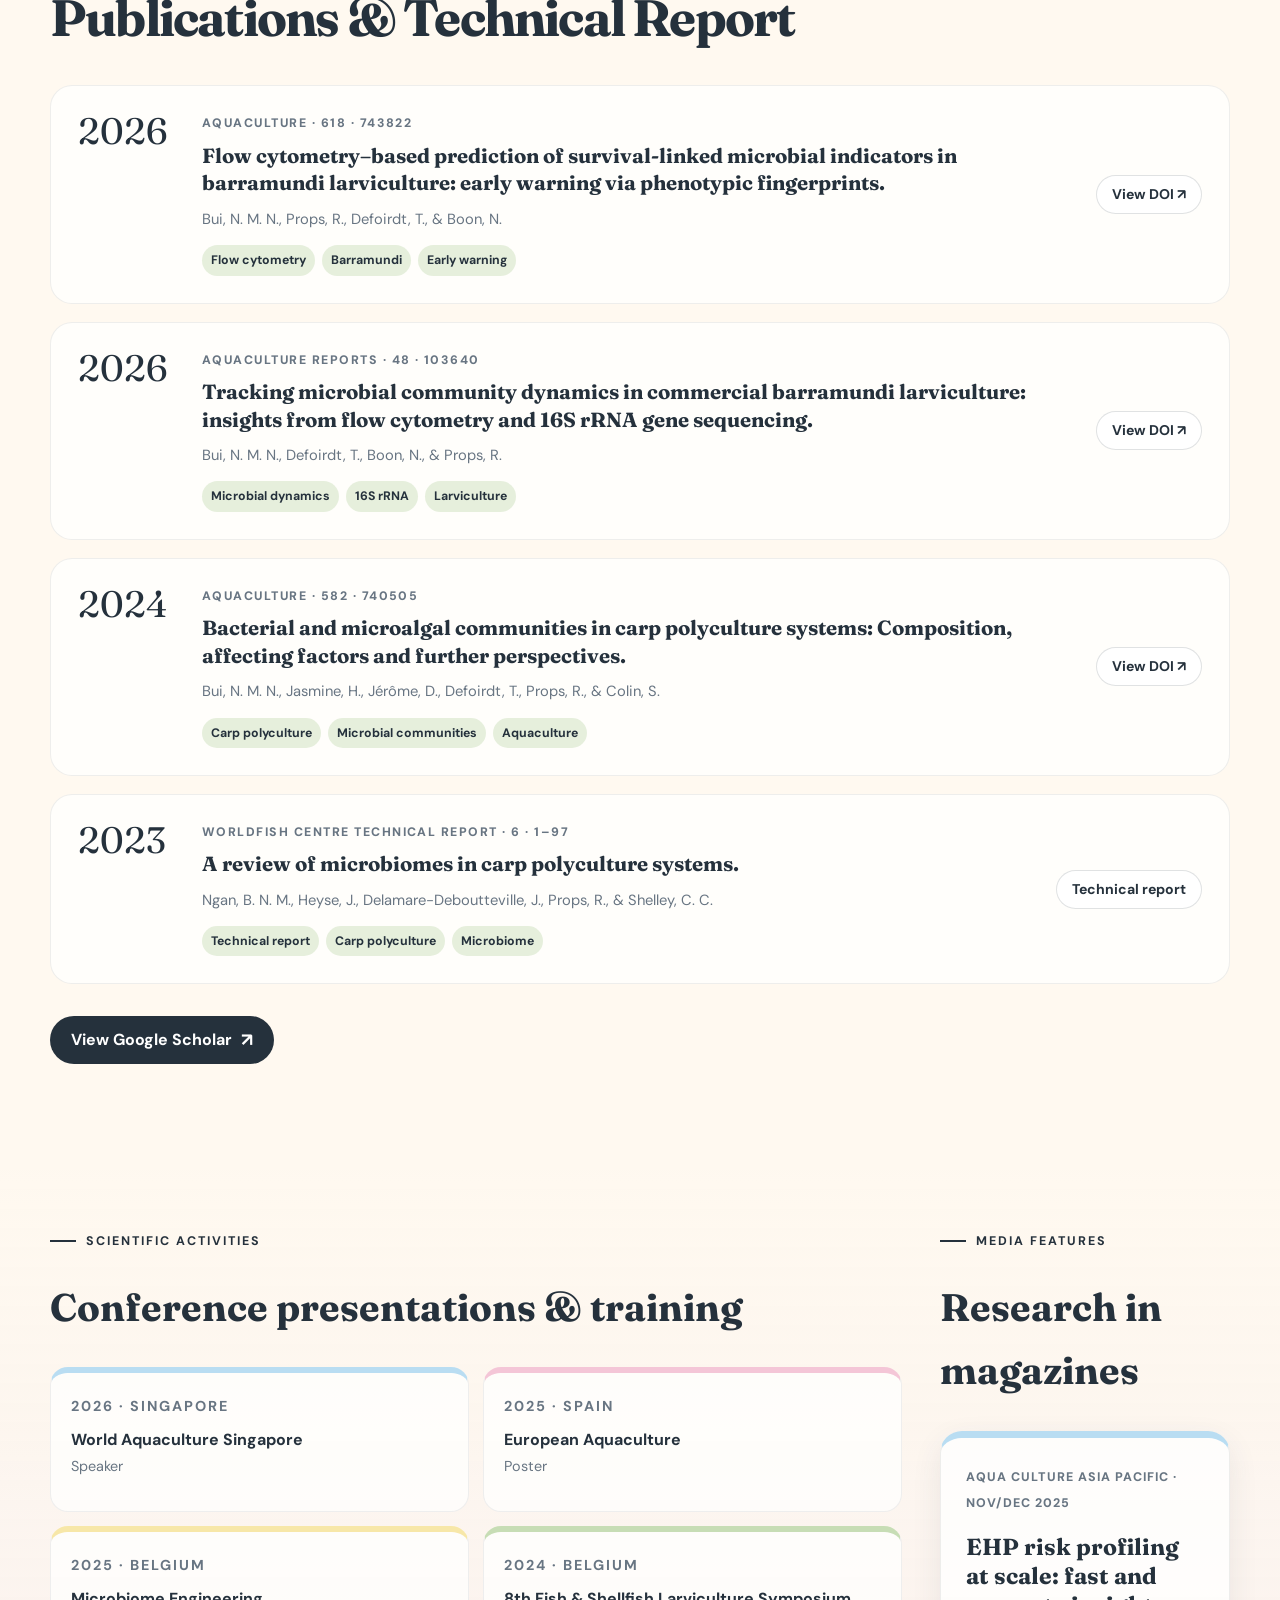
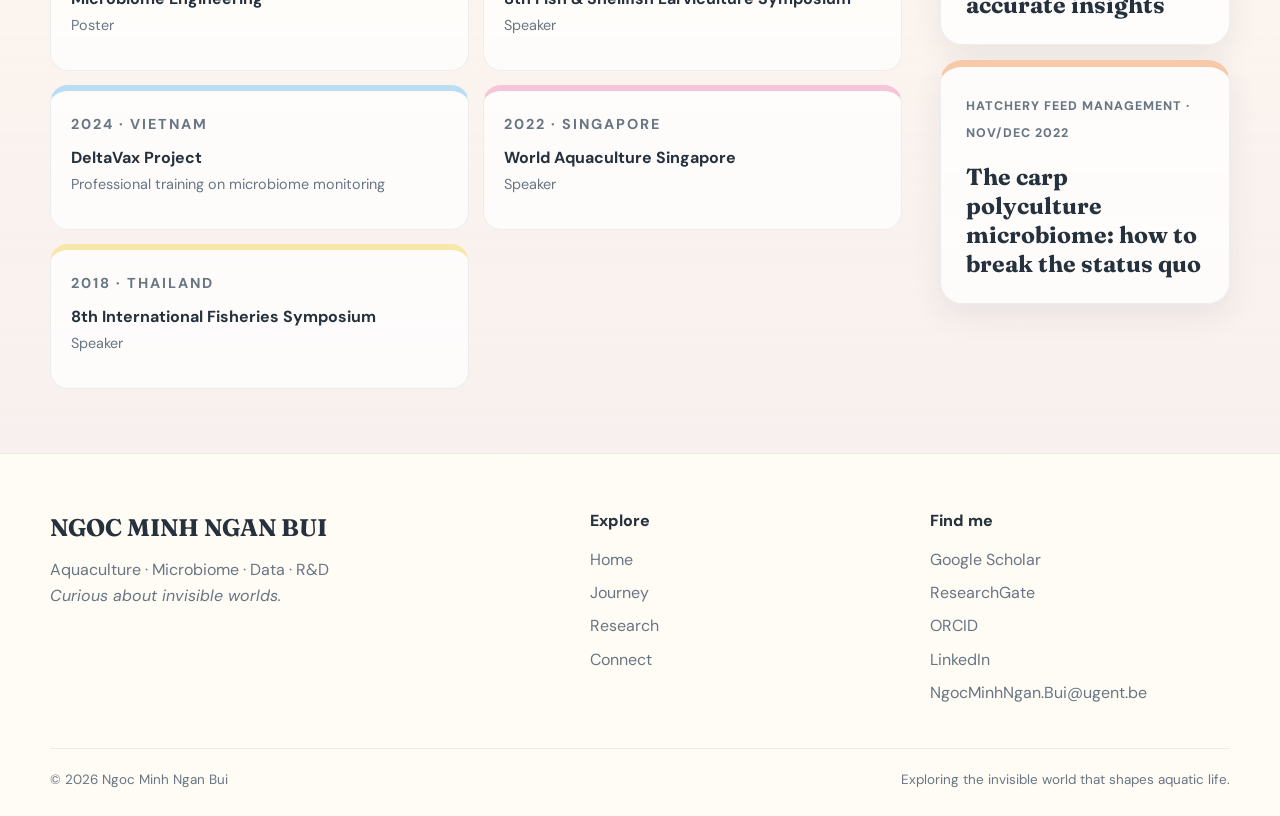
<file: research.html>
<!doctype html>
<html lang="en">
<head>
  <meta charset="utf-8">
  <meta name="viewport" content="width=device-width, initial-scale=1">
  <title>Research | Ngoc Minh Ngan Bui</title>
  <meta name="description" content="Ngoc Minh Ngan Bui is an aquaculture researcher, microbiome scientist, PhD researcher, and R&amp;D team leader working at the intersection of microbiome science, flow cytometry, microbial ecology, and machine learning.">
  <meta name="keywords" content="microbiome, aquaculture, flow cytometry, microbial ecology, machine learning, bioinformatics, 16S rRNA, host-microbiome interactions, R&amp;D, predictive modelling">
  <meta name="author" content="Ngoc Minh Ngan Bui">
  <meta property="og:title" content="Research | Ngoc Minh Ngan Bui">
  <meta property="og:description" content="Research interests and outputs of aquaculture and microbiome scientist Ngoc Minh Ngan Bui.">
  <meta property="og:type" content="website">
  <meta property="og:image" content="assets/ngan-portrait.jpg">
  <link rel="icon" href="assets/favicon.svg" type="image/svg+xml">
  <link rel="stylesheet" href="styles.css">
</head>
<body style="--nav-accent:#C7DDB5">
<a class="skip-link" href="#main-content">Skip to content</a>
<header class="site-header">
  <div class="container nav-wrap">
    <a class="brand" href="index.html" aria-label="Ngoc Minh Ngan Bui — Home">
      <span class="brand-mark" aria-hidden="true">NB</span>
      <span>NGAN BUI</span>
    </a>
    <button class="menu-toggle" type="button" aria-expanded="false" aria-controls="primary-navigation" aria-label="Open navigation"><span></span></button>
    <nav id="primary-navigation" class="nav-links" aria-label="Primary navigation"><a href="index.html">HOME</a><a href="journey.html">JOURNEY</a><a href="research.html" class="active" aria-current="page">RESEARCH</a><a href="connect.html">CONNECT</a></nav>
  </div>
</header>
<main id="main-content" class="page-shell">
  <section class="page-intro">
    <div class="container">
      <div class="page-intro-inner research-accent">
        <div class="section-kicker">Research</div>
        <h1 class="section-title">Research</h1>
        <p class="editorial-statement">From cells to communities, from data to decisions.</p>
      </div>
    </div>
  </section>

  <section class="section-sm">
    <div class="container">
      <div class="section-kicker">Research interests</div>
      <div class="research-interest-panel card reveal">
        <div class="research-interest-copy">
          <h2>Microbiome management for healthier and more resilient biological systems.</h2>
          <p>My research focuses on understanding microbial communities and translating their dynamics into practical, decision-ready tools. I combine flow cytometry, microbial community profiling, 16S rRNA sequencing, bioinformatics, and machine learning to study host–microbiome and microbe–microbe interactions.</p>
          <p>Within aquaculture and related biological systems, I am particularly interested in microbial community fingerprinting, disease-risk indicators, production performance, predictive modelling, and the development of early-warning approaches.</p>
        </div>
        <div class="interest-topics" aria-label="Research interest topics">
          <span>Microbiome management</span>
          <span>Flow cytometry</span>
          <span>16S rRNA sequencing</span>
          <span>Bioinformatics</span>
          <span>Machine learning</span>
          <span>Host–microbiome interactions</span>
          <span>Microbe–microbe interactions</span>
          <span>Aquaculture health</span>
        </div>
      </div>
    </div>
  </section>

  <section class="section">
    <div class="container">
      <div class="section-kicker">Research outputs</div>
      <h2 class="editorial-statement">Publications &amp; Technical Report</h2>
      <div class="publication-list">
        <article class="publication-card reveal">
          <div class="pub-year">2026</div>
          <div><div class="pub-journal">Aquaculture · 618 · 743822</div><h3 class="pub-title">Flow cytometry–based prediction of survival-linked microbial indicators in barramundi larviculture: early warning via phenotypic fingerprints.</h3><div class="pub-authors">Bui, N. M. N., Props, R., Defoirdt, T., &amp; Boon, N.</div><div class="tags"><span class="tag">Flow cytometry</span><span class="tag">Barramundi</span><span class="tag">Early warning</span></div></div>
          <div class="pub-action"><a class="btn btn-secondary btn-small" href="https://doi.org/10.1016/j.aquaculture.2026.743822" target="_blank" rel="noopener">View DOI ↗</a></div>
        </article>
        <article class="publication-card reveal">
          <div class="pub-year">2026</div>
          <div><div class="pub-journal">Aquaculture Reports · 48 · 103640</div><h3 class="pub-title">Tracking microbial community dynamics in commercial barramundi larviculture: insights from flow cytometry and 16S rRNA gene sequencing.</h3><div class="pub-authors">Bui, N. M. N., Defoirdt, T., Boon, N., &amp; Props, R.</div><div class="tags"><span class="tag">Microbial dynamics</span><span class="tag">16S rRNA</span><span class="tag">Larviculture</span></div></div>
          <div class="pub-action"><a class="btn btn-secondary btn-small" href="https://doi.org/10.1016/j.aqrep.2026.103640" target="_blank" rel="noopener">View DOI ↗</a></div>
        </article>
        <article class="publication-card reveal">
          <div class="pub-year">2024</div>
          <div><div class="pub-journal">Aquaculture · 582 · 740505</div><h3 class="pub-title">Bacterial and microalgal communities in carp polyculture systems: Composition, affecting factors and further perspectives.</h3><div class="pub-authors">Bui, N. M. N., Jasmine, H., Jérôme, D., Defoirdt, T., Props, R., &amp; Colin, S.</div><div class="tags"><span class="tag">Carp polyculture</span><span class="tag">Microbial communities</span><span class="tag">Aquaculture</span></div></div>
          <div class="pub-action"><a class="btn btn-secondary btn-small" href="https://doi.org/10.1016/j.aquaculture.2023.740505" target="_blank" rel="noopener">View DOI ↗</a></div>
        </article>
        <article class="publication-card reveal">
          <div class="pub-year">2023</div>
          <div><div class="pub-journal">WorldFish Centre Technical Report · 6 · 1–97</div><h3 class="pub-title">A review of microbiomes in carp polyculture systems.</h3><div class="pub-authors">Ngan, B. N. M., Heyse, J., Delamare-Deboutteville, J., Props, R., &amp; Shelley, C. C.</div><div class="tags"><span class="tag">Technical report</span><span class="tag">Carp polyculture</span><span class="tag">Microbiome</span></div></div>
          <div class="pub-action"><span class="btn btn-secondary btn-small">Technical report</span></div>
        </article>
      </div>
      <div class="btn-row"><a class="btn btn-primary" href="https://scholar.google.com/citations?user=Ba9Omy8AAAAJ&amp;hl=en" target="_blank" rel="noopener">View Google Scholar <span class="icon-arrow">↗</span></a></div>
    </div>
  </section>

  <section class="section-sm output-band">
    <div class="container output-columns">
      <div>
        <div class="section-kicker">Scientific activities</div>
        <h2 class="output-heading">Conference presentations &amp; training</h2>
        <div class="science-share-grid compact-output-grid">
          <article class="science-card"><span class="eyebrow">2026 · Singapore</span><strong>World Aquaculture Singapore</strong><span>Speaker</span></article>
          <article class="science-card"><span class="eyebrow">2025 · Spain</span><strong>European Aquaculture</strong><span>Poster</span></article>
          <article class="science-card"><span class="eyebrow">2025 · Belgium</span><strong>Microbiome Engineering</strong><span>Poster</span></article>
          <article class="science-card"><span class="eyebrow">2024 · Belgium</span><strong>8th Fish &amp; Shellfish Larviculture Symposium</strong><span>Speaker</span></article>
          <article class="science-card"><span class="eyebrow">2024 · Vietnam</span><strong>DeltaVax Project</strong><span>Professional training on microbiome monitoring</span></article>
          <article class="science-card"><span class="eyebrow">2022 · Singapore</span><strong>World Aquaculture Singapore</strong><span>Speaker</span></article>
          <article class="science-card"><span class="eyebrow">2018 · Thailand</span><strong>8th International Fisheries Symposium</strong><span>Speaker</span></article>
        </div>
      </div>

      <aside class="media-column">
        <div class="section-kicker">Media features</div>
        <h2 class="output-heading">Research in magazines</h2>
        <div class="media-feature-list">
          <article class="media-feature-card reveal">
            <span class="media-type">Aqua Culture Asia Pacific · Nov/Dec 2025</span>
            <h3>EHP risk profiling at scale: fast and accurate insights</h3>
          </article>
          <article class="media-feature-card reveal">
            <span class="media-type">Hatchery Feed Management · Nov/Dec 2022</span>
            <h3>The carp polyculture microbiome: how to break the status quo</h3>
          </article>
        </div>
      </aside>
    </div>
  </section>
</main>
<footer class="site-footer">
  <div class="container">
    <div class="footer-grid">
      <div class="footer-brand">
        <h2>NGOC MINH NGAN BUI</h2>
        <p>Aquaculture · Microbiome · Data · R&amp;D</p>
        <p><em>Curious about invisible worlds.</em></p>
      </div>
      <div>
        <div class="footer-title">Explore</div>
        <div class="footer-links">
          <a href="index.html">Home</a><a href="journey.html">Journey</a><a href="research.html">Research</a><a href="connect.html">Connect</a>
        </div>
      </div>
      <div>
        <div class="footer-title">Find me</div>
        <div class="footer-links">
          <a href="https://scholar.google.com/citations?user=Ba9Omy8AAAAJ&amp;hl=en" target="_blank" rel="noopener">Google Scholar</a>
          <a href="https://www.researchgate.net/profile/Ngoc-Bui-42" target="_blank" rel="noopener">ResearchGate</a>
          <a href="https://orcid.org/0000-0002-8944-4817" target="_blank" rel="noopener">ORCID</a>
          <a href="https://www.linkedin.com/in/bnminhngan" target="_blank" rel="noopener">LinkedIn</a>
          <a href="mailto:NgocMinhNgan.Bui@ugent.be">NgocMinhNgan.Bui@ugent.be</a>
        </div>
      </div>
    </div>
    <div class="footer-bottom"><span>© 2026 Ngoc Minh Ngan Bui</span><span>Exploring the invisible world that shapes aquatic life.</span></div>
  </div>
</footer>
<script src="script.js"></script>
</body>
</html>
</file>
<file: styles.css>
@import url('https://fonts.googleapis.com/css2?family=DM+Sans:wght@400;500;600;700&family=Fraunces:opsz,wght@9..144,600;9..144,700&display=swap');

:root {
  --sky: #b9ddf2;
  --pink: #f4c6d7;
  --peach: #f7c9a9;
  --yellow: #f7e7a8;
  --sage: #c7ddb5;
  --lavender: #d8c8e8;
  --sky-deep: #4f9bce;
  --pink-deep: #dd6d9a;
  --peach-deep: #e2823a;
  --yellow-deep: #d1a916;
  --sage-deep: #6ba647;
  --lavender-deep: #9568c9;
  --cream: #fff9f0;
  --paper: #fffdf8;
  --ink: #25313c;
  --muted: #687582;
  --line: rgba(37, 49, 60, 0.14);
  --shadow: 0 20px 55px rgba(50, 67, 82, 0.12);
  --shadow-soft: 0 10px 30px rgba(50, 67, 82, 0.09);
  --radius-lg: 32px;
  --radius-md: 22px;
  --radius-sm: 14px;
  --max: 1180px;
  --serif: 'Fraunces', Georgia, serif;
  --sans: 'DM Sans', system-ui, -apple-system, BlinkMacSystemFont, 'Segoe UI', sans-serif;
}

* { box-sizing: border-box; }
html { scroll-behavior: smooth; }
body {
  margin: 0;
  min-height: 100vh;
  color: var(--ink);
  background: var(--cream);
  font-family: var(--sans);
  line-height: 1.65;
  overflow-x: hidden;
  opacity: 0;
  animation: pageIn 0.55s ease forwards;
}
body.page-leaving { animation: pageOut 0.25s ease forwards; }
@keyframes pageIn { to { opacity: 1; } }
@keyframes pageOut { to { opacity: 0; transform: translateY(6px); } }

img { max-width: 100%; display: block; }
a { color: inherit; text-decoration: none; }
button, input, textarea { font: inherit; }
button { color: inherit; }

.skip-link {
  position: fixed;
  left: 16px;
  top: -70px;
  z-index: 999;
  padding: 12px 18px;
  border-radius: 999px;
  background: var(--ink);
  color: white;
  transition: top .2s ease;
}
.skip-link:focus { top: 16px; }

.container { width: min(var(--max), calc(100% - 40px)); margin: 0 auto; }
.page-shell { min-height: calc(100vh - 190px); }
.section { padding: 96px 0; position: relative; }
.section-sm { padding: 64px 0; }
.section-title {
  font-family: var(--serif);
  font-size: clamp(2.35rem, 6vw, 5rem);
  line-height: 1.04;
  letter-spacing: -0.045em;
  margin: 0 0 18px;
}
.section-kicker {
  display: inline-flex;
  align-items: center;
  gap: 10px;
  margin-bottom: 16px;
  font-size: .78rem;
  font-weight: 700;
  letter-spacing: .16em;
  text-transform: uppercase;
}
.section-kicker::before {
  content: '';
  width: 26px;
  height: 2px;
  background: currentColor;
}
.lead {
  max-width: 760px;
  margin: 0;
  font-size: clamp(1.06rem, 2vw, 1.28rem);
  color: var(--muted);
}
.editorial-statement {
  font-family: var(--serif);
  font-size: clamp(1.8rem, 4vw, 3.2rem);
  line-height: 1.16;
  letter-spacing: -0.035em;
  margin: 0;
}
.eyebrow {
  font-weight: 700;
  letter-spacing: .14em;
  text-transform: uppercase;
  font-size: .72rem;
  color: var(--muted);
}

/* Navigation */
.site-header {
  position: sticky;
  top: 0;
  z-index: 100;
  background: rgba(255, 249, 240, .82);
  backdrop-filter: blur(18px);
  border-bottom: 1px solid rgba(37,49,60,.08);
}
.nav-wrap {
  min-height: 74px;
  display: flex;
  align-items: center;
  justify-content: space-between;
  gap: 26px;
}
.brand {
  display: inline-flex;
  align-items: center;
  gap: 11px;
  font-weight: 800;
  letter-spacing: .12em;
  font-size: .9rem;
}
.brand-mark {
  width: 36px;
  height: 36px;
  border-radius: 52% 48% 42% 58% / 45% 54% 46% 55%;
  background: linear-gradient(135deg, var(--sky), var(--pink));
  display: grid;
  place-items: center;
  font-family: var(--serif);
  font-size: .95rem;
  box-shadow: inset 0 0 0 1px rgba(255,255,255,.7);
}
.nav-links { display: flex; align-items: center; gap: 8px; }
.nav-links a {
  position: relative;
  padding: 9px 13px;
  border-radius: 999px;
  font-size: .78rem;
  font-weight: 700;
  letter-spacing: .08em;
  text-transform: uppercase;
  transition: transform .2s ease, background .2s ease;
}
.nav-links a:hover { transform: translateY(-2px); background: rgba(255,255,255,.68); }
.nav-links a.active { background: var(--nav-accent, var(--sky)); }
.menu-toggle {
  display: none;
  width: 46px;
  height: 46px;
  border: 0;
  border-radius: 50%;
  background: white;
  box-shadow: var(--shadow-soft);
  cursor: pointer;
}
.menu-toggle span,
.menu-toggle::before,
.menu-toggle::after {
  content: '';
  display: block;
  width: 20px;
  height: 2px;
  margin: 5px auto;
  background: var(--ink);
  transition: .25s ease;
}
.menu-toggle[aria-expanded='true'] span { opacity: 0; }
.menu-toggle[aria-expanded='true']::before { transform: translateY(7px) rotate(45deg); }
.menu-toggle[aria-expanded='true']::after { transform: translateY(-7px) rotate(-45deg); }

/* Buttons */
.btn-row { display: flex; flex-wrap: wrap; gap: 13px; margin-top: 32px; }
.btn {
  display: inline-flex;
  align-items: center;
  justify-content: center;
  gap: 9px;
  min-height: 48px;
  padding: 0 20px;
  border: 1px solid transparent;
  border-radius: 999px;
  font-weight: 700;
  transition: transform .2s ease, box-shadow .2s ease, background .2s ease;
}
.btn:hover { transform: translateY(-3px); box-shadow: var(--shadow-soft); }
.btn-primary { background: var(--ink); color: white; }
.btn-secondary { background: rgba(255,255,255,.78); border-color: var(--line); }
.btn-soft { background: var(--sky); }
.btn-small { min-height: 39px; padding: 0 15px; font-size: .88rem; }
.icon-arrow { font-size: 1.15em; transition: transform .2s ease; }
.btn:hover .icon-arrow { transform: translateX(3px); }

/* Home */
.home-hero {
  --nav-accent: var(--sky);
  min-height: calc(100vh - 74px);
  display: grid;
  align-items: center;
  background:
    radial-gradient(circle at 8% 12%, rgba(185,221,242,.72), transparent 31%),
    radial-gradient(circle at 92% 18%, rgba(244,198,215,.58), transparent 25%),
    radial-gradient(circle at 76% 84%, rgba(199,221,181,.52), transparent 26%),
    var(--cream);
  overflow: hidden;
}
.hero-grid {
  display: grid;
  grid-template-columns: 1.05fr .95fr;
  gap: clamp(36px, 7vw, 90px);
  align-items: center;
  padding: 62px 0 30px;
}
.hero-copy { position: relative; z-index: 2; }
.hello-pill {
  display: inline-flex;
  align-items: center;
  gap: 10px;
  padding: 8px 14px;
  border-radius: 999px;
  background: rgba(255,255,255,.68);
  border: 1px solid rgba(255,255,255,.9);
  font-weight: 700;
  box-shadow: var(--shadow-soft);
}
.hello-pill .dot { width: 9px; height: 9px; border-radius: 50%; background: var(--sage); box-shadow: 0 0 0 6px rgba(199,221,181,.34); }
.hero-name {
  margin: 22px 0 0;
  font-weight: 800;
  font-size: .82rem;
  letter-spacing: .17em;
  text-transform: uppercase;
}
.hero-title {
  max-width: 730px;
  margin: 16px 0 21px;
  font-family: var(--serif);
  font-size: clamp(3.2rem, 7vw, 6.7rem);
  line-height: .96;
  letter-spacing: -0.06em;
}
.hero-title .underline {
  position: relative;
  white-space: nowrap;
}
.hero-title .underline::after {
  content: '';
  position: absolute;
  left: 2%;
  right: 0;
  bottom: .08em;
  height: .24em;
  z-index: -1;
  border-radius: 99% 3% 94% 9%;
  background: var(--yellow);
  transform: rotate(-1.4deg);
}
.hero-roles { display: flex; flex-wrap: wrap; gap: 8px; margin: 0 0 19px; }
.hero-roles span {
  padding: 6px 11px;
  border-radius: 999px;
  background: rgba(255,255,255,.62);
  border: 1px solid rgba(37,49,60,.08);
  font-size: .87rem;
  font-weight: 700;
}
.hero-text { max-width: 660px; color: var(--muted); font-size: 1.08rem; }
.hero-visual { position: relative; min-height: 640px; display: grid; place-items: center; }
.portrait-stage {
  position: relative;
  width: min(92%, 500px);
  aspect-ratio: .77;
  isolation: isolate;
}
.portrait-stage::before {
  content: '';
  position: absolute;
  inset: -4% -8% 3% 7%;
  border-radius: 44% 56% 62% 38% / 42% 39% 61% 58%;
  background: linear-gradient(145deg, var(--pink), var(--peach) 48%, var(--yellow));
  transform: rotate(5deg);
  z-index: -2;
  box-shadow: var(--shadow);
}
.portrait-stage::after {
  content: '';
  position: absolute;
  inset: 7% 7% -4% -4%;
  border-radius: 58% 42% 40% 60% / 51% 42% 58% 49%;
  border: 2px dashed rgba(37,49,60,.18);
  z-index: -3;
  animation: slowRotate 34s linear infinite;
}
@keyframes slowRotate { to { transform: rotate(360deg); } }
.portrait {
  width: 100%;
  height: 100%;
  object-fit: cover;
  object-position: 50% 42%;
  border-radius: 49% 51% 42% 58% / 43% 40% 60% 57%;
  box-shadow: var(--shadow);
  border: 8px solid rgba(255,255,255,.76);
  transform: translateZ(0);
}
.float-badge {
  position: absolute;
  z-index: 4;
  padding: 11px 15px;
  border-radius: 999px;
  background: rgba(255,255,255,.84);
  backdrop-filter: blur(12px);
  border: 1px solid rgba(255,255,255,.95);
  font-size: .83rem;
  font-weight: 800;
  box-shadow: var(--shadow-soft);
  animation: floatY 5.5s ease-in-out infinite;
}
.badge-one { left: -20%; top: 24%; }
.badge-two { right: -13%; bottom: 17%; animation-delay: -2.5s; }
@keyframes floatY { 0%,100% { transform: translateY(0) rotate(-1deg); } 50% { transform: translateY(-9px) rotate(1deg); } }
.microbe-particle {
  position: absolute;
  z-index: -1;
  border-radius: 50%;
  border: 1px solid rgba(37,49,60,.12);
  background: rgba(255,255,255,.28);
  animation: drift 13s ease-in-out infinite;
}
.microbe-particle::before,
.microbe-particle::after { content: ''; position: absolute; border-radius: 50%; background: currentColor; opacity: .5; }
.microbe-particle::before { width: 6px; height: 6px; left: 20%; top: 18%; }
.microbe-particle::after { width: 4px; height: 4px; right: 20%; bottom: 23%; }
.p1 { width: 62px; height: 62px; color: var(--pink); background: rgba(244,198,215,.42); top: 7%; left: -5%; }
.p2 { width: 38px; height: 38px; color: var(--sky); background: rgba(185,221,242,.54); top: 31%; right: -18%; animation-delay: -4s; }
.p3 { width: 78px; height: 78px; color: var(--sage); background: rgba(199,221,181,.42); bottom: 4%; left: -12%; animation-delay: -7s; }
.p4 { width: 28px; height: 28px; color: var(--lavender); background: rgba(216,200,232,.55); top: -2%; right: 14%; animation-delay: -2s; }
@keyframes drift { 0%,100% { transform: translate(0,0) rotate(0); } 33% { transform: translate(9px,-15px) rotate(11deg); } 66% { transform: translate(-10px,8px) rotate(-8deg); } }
.ticker-wrap { overflow: hidden; border-top: 1px solid rgba(37,49,60,.09); background: rgba(255,255,255,.38); }
.ticker { display: flex; width: max-content; animation: ticker 27s linear infinite; }
.ticker-group { display: flex; align-items: center; gap: 22px; padding: 15px 11px; font-weight: 800; letter-spacing: .13em; font-size: .76rem; }
.ticker-group span::after { content: '·'; margin-left: 22px; color: #a4afb8; }
@keyframes ticker { to { transform: translateX(-50%); } }

/* Shared cards */
.card {
  background: rgba(255,255,255,.72);
  border: 1px solid rgba(255,255,255,.9);
  border-radius: var(--radius-md);
  box-shadow: var(--shadow-soft);
}
.page-intro { padding: 84px 0 42px; }
.page-intro-inner {
  padding: clamp(32px, 6vw, 68px);
  border-radius: var(--radius-lg);
  overflow: hidden;
  position: relative;
}
.page-intro-inner::after {
  content: '';
  position: absolute;
  width: 230px;
  height: 230px;
  right: -68px;
  top: -83px;
  border-radius: 50%;
  border: 42px solid rgba(255,255,255,.28);
}
.about-accent { background: linear-gradient(135deg, rgba(247,201,169,.85), rgba(244,198,215,.72)); }
.research-accent { background: linear-gradient(135deg, rgba(199,221,181,.92), rgba(185,221,242,.58)); }
.journey-accent { background: linear-gradient(135deg, rgba(216,200,232,.87), rgba(185,221,242,.68)); }
.connect-accent { background: linear-gradient(135deg, rgba(244,198,215,.8), rgba(247,231,168,.72), rgba(185,221,242,.7)); }

/* About */
.about-grid { display: grid; grid-template-columns: .82fr 1.18fr; gap: clamp(34px, 7vw, 92px); align-items: center; }
.about-photo-wrap { position: relative; }
.about-photo-wrap::before {
  content: '';
  position: absolute;
  inset: 7% -8% -7% 8%;
  border-radius: 28% 72% 56% 44% / 38% 34% 66% 62%;
  background: var(--peach);
  z-index: -1;
}
.about-photo {
  aspect-ratio: .78;
  width: 100%;
  object-fit: cover;
  object-position: 50% 43%;
  border-radius: 34% 66% 50% 50% / 37% 38% 62% 63%;
  border: 8px solid rgba(255,255,255,.75);
  box-shadow: var(--shadow);
}
.about-copy p { color: var(--muted); font-size: 1.04rem; }
.about-copy p:first-of-type { color: var(--ink); font-size: 1.16rem; }
.skill-bubbles {
  position: relative;
  min-height: 520px;
  max-width: 850px;
  margin: 50px auto 0;
}
.skill-bubble {
  position: absolute;
  border: 0;
  border-radius: 50%;
  display: grid;
  place-items: center;
  text-align: center;
  padding: 18px;
  font-weight: 800;
  line-height: 1.2;
  cursor: pointer;
  box-shadow: var(--shadow-soft);
  transition: transform .25s ease, box-shadow .25s ease, filter .25s ease;
}
.skill-bubble:hover,
.skill-bubble:focus-visible { transform: scale(1.07) translateY(-4px); box-shadow: var(--shadow); outline: 3px solid rgba(37,49,60,.12); }
.skill-bubble[data-bubble='microbiome'] { width: 190px; height: 190px; left: 34%; top: 31%; background: var(--pink); }
.skill-bubble[data-bubble='flow'] { width: 152px; height: 152px; left: 7%; top: 7%; background: var(--sky); }
.skill-bubble[data-bubble='rrna'] { width: 130px; height: 130px; right: 10%; top: 4%; background: var(--yellow); }
.skill-bubble[data-bubble='bio'] { width: 145px; height: 145px; left: 3%; bottom: 4%; background: var(--peach); }
.skill-bubble[data-bubble='ml'] { width: 160px; height: 160px; right: 5%; bottom: 1%; background: var(--lavender); }
.skill-bubble[data-bubble='aqua'] { width: 145px; height: 145px; right: 0; top: 40%; background: var(--sage); }
.bubble-info {
  position: absolute;
  left: 50%;
  bottom: -8px;
  width: min(90%, 470px);
  transform: translate(-50%, 25%);
  padding: 17px 22px;
  border-radius: 17px;
  background: var(--ink);
  color: white;
  text-align: center;
  opacity: 0;
  pointer-events: none;
  transition: opacity .2s ease, transform .2s ease;
}
.bubble-info.show { opacity: 1; transform: translate(-50%, 0); }
.currently-card {
  margin-top: 38px;
  padding: 30px;
  display: grid;
  grid-template-columns: .65fr 1.35fr;
  gap: 24px;
  background: linear-gradient(135deg, rgba(255,255,255,.9), rgba(247,201,169,.42));
}
.currently-label { font-family: var(--serif); font-size: 2rem; }
.currently-items { display: grid; grid-template-columns: repeat(3, 1fr); gap: 12px; }
.currently-item { padding: 16px; border-radius: 16px; background: rgba(255,255,255,.65); }
.currently-item strong { display: block; }
.currently-item span { color: var(--muted); font-size: .9rem; }

/* Research network */
.research-network-wrap {
  position: relative;
  min-height: 720px;
  margin-top: 48px;
  border-radius: 38px;
  background:
    radial-gradient(circle at center, rgba(255,255,255,.84), rgba(255,255,255,.48) 35%, transparent 70%),
    linear-gradient(135deg, rgba(199,221,181,.31), rgba(185,221,242,.24));
  border: 1px solid rgba(255,255,255,.9);
  overflow: hidden;
}
.network-lines { position: absolute; inset: 0; width: 100%; height: 100%; }
.network-lines line { stroke: rgba(37,49,60,.18); stroke-width: 1.7; stroke-dasharray: 8 7; transition: stroke .25s ease, stroke-width .25s ease, opacity .25s ease; }
.network-lines line.active { stroke: rgba(37,49,60,.68); stroke-width: 3; opacity: 1; animation: dashFlow 2.2s linear infinite; }
@keyframes dashFlow { to { stroke-dashoffset: -30; } }
.network-node {
  position: absolute;
  transform: translate(-50%,-50%);
  min-width: 148px;
  min-height: 76px;
  padding: 13px 18px;
  border: 0;
  border-radius: 999px;
  text-align: center;
  font-weight: 800;
  font-size: .86rem;
  cursor: pointer;
  box-shadow: var(--shadow-soft);
  transition: transform .25s ease, filter .25s ease, box-shadow .25s ease;
}
.network-node:hover,
.network-node:focus-visible,
.network-node.active { transform: translate(-50%,-50%) scale(1.08); box-shadow: var(--shadow); outline: none; }
.network-node.dim { filter: grayscale(.6); opacity: .42; }
.network-center {
  left: 50%; top: 50%; width: 220px; min-height: 130px; border-radius: 50%;
  background: var(--pink); font-family: var(--serif); font-size: 1.45rem;
}
.n1 { left: 50%; top: 14%; background: var(--sky); }
.n2 { left: 78%; top: 26%; background: var(--yellow); }
.n3 { left: 85%; top: 54%; background: var(--lavender); }
.n4 { left: 73%; top: 82%; background: var(--peach); }
.n5 { left: 36%; top: 86%; background: var(--sage); }
.n6 { left: 14%; top: 66%; background: var(--pink); }
.n7 { left: 17%; top: 31%; background: var(--sky); }
.n8 { left: 38%; top: 16%; background: var(--peach); }
.network-info {
  position: absolute;
  left: 50%;
  bottom: 28px;
  transform: translateX(-50%);
  width: min(520px, calc(100% - 34px));
  min-height: 58px;
  padding: 14px 18px;
  border-radius: 17px;
  background: rgba(37,49,60,.92);
  color: white;
  text-align: center;
  box-shadow: var(--shadow-soft);
}
.focus-grid { display: grid; grid-template-columns: repeat(2, 1fr); gap: 20px; margin-top: 42px; }
.focus-card {
  padding: 30px;
  position: relative;
  overflow: hidden;
  min-height: 235px;
  transition: transform .2s ease;
}
.focus-card:hover { transform: translateY(-5px); }
.focus-card .number { font-family: var(--serif); font-size: 4.5rem; line-height: 1; opacity: .14; position: absolute; right: 22px; top: 15px; }
.focus-card h3 { margin: 48px 0 12px; font-family: var(--serif); font-size: 1.65rem; }
.focus-card p { color: var(--muted); margin: 0; }
.focus-card:nth-child(1) { background: rgba(199,221,181,.68); }
.focus-card:nth-child(2) { background: rgba(244,198,215,.62); }
.focus-card:nth-child(3) { background: rgba(185,221,242,.68); }
.focus-card:nth-child(4) { background: rgba(216,200,232,.63); }
.workflow {
  display: grid;
  grid-template-columns: repeat(5, 1fr);
  align-items: center;
  gap: 26px;
  margin-top: 44px;
}
.workflow-step {
  position: relative;
  min-height: 150px;
  display: grid;
  place-items: center;
  padding: 20px;
  border-radius: 50%;
  text-align: center;
  font-weight: 800;
  box-shadow: var(--shadow-soft);
}
.workflow-step:not(:last-child)::after {
  content: '→';
  position: absolute;
  right: -24px;
  top: 50%;
  transform: translateY(-50%);
  color: rgba(37,49,60,.35);
  font-size: 1.4rem;
}
.workflow-step:nth-child(1) { background: var(--sky); }
.workflow-step:nth-child(2) { background: var(--sage); }
.workflow-step:nth-child(3) { background: var(--yellow); }
.workflow-step:nth-child(4) { background: var(--peach); }
.workflow-step:nth-child(5) { background: var(--pink); }
.publication-list { display: grid; gap: 18px; margin-top: 38px; }
.publication-card {
  display: grid;
  grid-template-columns: 100px 1fr auto;
  gap: 24px;
  align-items: start;
  padding: 27px;
  background: rgba(255,255,255,.74);
  border: 1px solid rgba(37,49,60,.08);
  border-radius: var(--radius-md);
  transition: transform .2s ease, box-shadow .2s ease;
}
.publication-card:hover { transform: translateY(-4px); box-shadow: var(--shadow-soft); }
.pub-year { font-family: var(--serif); font-size: 2.3rem; line-height: 1; }
.pub-journal { font-size: .77rem; font-weight: 800; text-transform: uppercase; letter-spacing: .12em; color: var(--muted); }
.pub-title { margin: 8px 0 10px; font-family: var(--serif); font-size: 1.28rem; line-height: 1.35; }
.pub-authors { color: var(--muted); font-size: .92rem; }
.tags { display: flex; flex-wrap: wrap; gap: 7px; margin-top: 14px; }
.tag { padding: 5px 9px; border-radius: 999px; background: rgba(199,221,181,.45); font-size: .77rem; font-weight: 700; }
.pub-action { align-self: center; }
.science-share-grid { display: grid; grid-template-columns: repeat(4, 1fr); gap: 14px; margin-top: 30px; }
.science-card { padding: 20px; min-height: 145px; background: rgba(255,255,255,.72); border-radius: 18px; border: 1px solid rgba(37,49,60,.07); }
.science-card:nth-child(4n+1) { border-top: 6px solid var(--sky); }
.science-card:nth-child(4n+2) { border-top: 6px solid var(--pink); }
.science-card:nth-child(4n+3) { border-top: 6px solid var(--yellow); }
.science-card:nth-child(4n+4) { border-top: 6px solid var(--sage); }
.science-card strong { display: block; margin-top: 7px; }
.science-card span { color: var(--muted); font-size: .9rem; }

/* Journey */
.view-toggle {
  display: inline-flex;
  padding: 5px;
  border-radius: 999px;
  background: rgba(255,255,255,.76);
  box-shadow: var(--shadow-soft);
  margin: 36px 0 42px;
}
.view-toggle button {
  border: 0;
  background: transparent;
  border-radius: 999px;
  padding: 11px 18px;
  cursor: pointer;
  font-weight: 800;
}
.view-toggle button.active { background: var(--lavender); }
.journey-view[hidden] { display: none; }
.timeline {
  position: relative;
  max-width: 920px;
  margin: 0 auto;
  padding-left: 60px;
}
.timeline::before {
  content: '';
  position: absolute;
  left: 24px;
  top: 10px;
  bottom: 10px;
  width: 4px;
  border-radius: 999px;
  background: linear-gradient(var(--sky), var(--peach), var(--pink), var(--lavender));
}
.timeline-event { position: relative; margin: 0 0 22px; }
.timeline-marker {
  position: absolute;
  left: -48px;
  top: 24px;
  width: 26px;
  height: 26px;
  display: grid;
  place-items: center;
  background: var(--marker, var(--sky));
  border: 5px solid var(--cream);
  border-radius: 50%;
  box-shadow: 0 0 0 1px rgba(37,49,60,.1);
  font-size: .7rem;
  font-weight: 800;
}
.timeline-event.minor .timeline-marker { width: 18px; height: 18px; left: -44px; top: 20px; border-width: 4px; }
.timeline-event details {
  background: rgba(255,255,255,.72);
  border: 1px solid rgba(37,49,60,.08);
  border-radius: 20px;
  box-shadow: var(--shadow-soft);
  overflow: hidden;
}
.timeline-event.minor details { background: rgba(255,255,255,.5); box-shadow: none; }
.timeline-event summary {
  cursor: pointer;
  list-style: none;
  padding: 21px 25px;
  display: grid;
  grid-template-columns: 150px 1fr auto;
  gap: 18px;
  align-items: center;
}
.timeline-event summary::-webkit-details-marker { display: none; }
.timeline-date { font-weight: 800; color: var(--muted); font-size: .86rem; }
.timeline-title { font-family: var(--serif); font-size: 1.25rem; line-height: 1.25; }
.timeline-title small { display: block; font-family: var(--sans); font-size: .84rem; color: var(--muted); margin-top: 5px; }
.timeline-event summary::after { content: '+'; font-size: 1.5rem; }
.timeline-event details[open] summary::after { content: '−'; }
.timeline-detail { padding: 0 25px 24px 193px; color: var(--muted); }
.timeline-detail p { margin-top: 0; }
.timeline-detail ul { margin: 0; padding-left: 18px; }
.current-pulse { display: inline-flex; align-items: center; gap: 7px; color: #695a78; font-size: .74rem; font-weight: 800; letter-spacing: .1em; }
.current-pulse::before { content: ''; width: 9px; height: 9px; border-radius: 50%; background: var(--lavender); animation: pulse 1.7s ease infinite; }
@keyframes pulse { 50% { box-shadow: 0 0 0 8px rgba(216,200,232,0); } 0%,100% { box-shadow: 0 0 0 0 rgba(216,200,232,.7); } }
.map-intro { max-width: 760px; margin-bottom: 28px; }
.map-layout { display: grid; grid-template-columns: 1fr 360px; gap: 22px; align-items: stretch; }
.map-card { padding: 22px; background: rgba(255,255,255,.65); border-radius: 28px; box-shadow: var(--shadow-soft); overflow: hidden; }
.world-map { width: 100%; aspect-ratio: 1.65; background: rgba(185,221,242,.22); border-radius: 21px; }
.world-map .land { fill: #f3eddf; stroke: rgba(37,49,60,.14); stroke-width: 1.2; }
.world-map .journey-path { fill: none; stroke: rgba(37,49,60,.22); stroke-width: 2; stroke-dasharray: 6 8; animation: dashFlow 7s linear infinite; }
.map-marker { cursor: pointer; transform-box: fill-box; transform-origin: center; transition: transform .2s ease, filter .2s ease; }
.map-marker:hover, .map-marker:focus-visible, .map-marker.active { transform: scale(1.35); filter: drop-shadow(0 5px 5px rgba(37,49,60,.22)); outline: none; }
.map-marker .halo { fill: currentColor; opacity: .2; animation: mapPulse 2.6s ease-in-out infinite; }
.map-marker .core { fill: currentColor; stroke: white; stroke-width: 2.2; }
@keyframes mapPulse { 50% { transform: scale(1.25); opacity: 0; transform-origin: center; } }
.marker-study { color: #80bfe3; }
.marker-stay { color: #efa978; }
.marker-conf { color: #ec9cbb; }
.map-label { font-family: var(--sans); font-size: 10px; font-weight: 800; fill: var(--ink); paint-order: stroke; stroke: var(--cream); stroke-width: 3px; stroke-linejoin: round; }
.country-panel { padding: 26px; background: linear-gradient(155deg, rgba(255,255,255,.94), rgba(216,200,232,.38)); border-radius: 28px; box-shadow: var(--shadow-soft); }
.country-panel h3 { font-family: var(--serif); font-size: 2rem; margin: 0 0 4px; }
.country-panel-sub { margin: 0 0 22px; color: var(--muted); }
.country-events { display: grid; gap: 12px; max-height: 520px; overflow: auto; padding-right: 5px; }
.country-event { padding: 13px 14px; border-radius: 15px; background: rgba(255,255,255,.72); border-left: 5px solid var(--event-color, var(--sky)); }
.country-event strong { display: block; font-size: .94rem; }
.country-event span { color: var(--muted); font-size: .82rem; }
.map-legend { display: flex; flex-wrap: wrap; gap: 18px; margin: 20px 2px 0; color: var(--muted); font-size: .86rem; }
.legend-dot { display: inline-block; width: 11px; height: 11px; margin-right: 7px; border-radius: 50%; }
.map-stats { display: grid; grid-template-columns: repeat(3,1fr); gap: 15px; margin-top: 24px; }
.stat-card { padding: 20px; text-align: center; background: rgba(255,255,255,.68); border-radius: 18px; }
.stat-card strong { display: block; font-family: var(--serif); font-size: 2.2rem; line-height: 1; }
.stat-card span { color: var(--muted); font-size: .86rem; }

/* Connect */
.contact-grid { display: grid; grid-template-columns: repeat(3, 1fr); gap: 18px; margin-top: 40px; }
.contact-card { padding: 30px; min-height: 230px; display: flex; flex-direction: column; justify-content: space-between; overflow-wrap: anywhere; }
.contact-card:nth-child(1) { background: rgba(185,221,242,.72); }
.contact-card:nth-child(2) { background: rgba(199,221,181,.72); }
.contact-card:nth-child(3) { background: rgba(244,198,215,.68); }
.contact-icon { width: 52px; height: 52px; border-radius: 50%; background: rgba(255,255,255,.7); display: grid; place-items: center; font-size: 1.4rem; }
.contact-card h3 { margin: 22px 0 4px; font-family: var(--serif); font-size: 1.6rem; }
.contact-card p { color: var(--muted); margin: 0; }
.profile-grid { display: grid; grid-template-columns: repeat(4,1fr); gap: 15px; margin-top: 30px; }
.profile-card { padding: 21px; border-radius: 18px; background: rgba(255,255,255,.76); border: 1px solid rgba(37,49,60,.08); transition: transform .2s ease, background .2s ease; }
.profile-card:hover { transform: translateY(-4px); background: white; }
.profile-card span { display: block; color: var(--muted); font-size: .86rem; }

/* Footer */
.site-footer { border-top: 1px solid rgba(37,49,60,.08); padding: 54px 0 24px; background: rgba(255,255,255,.36); }
.footer-grid { display: grid; grid-template-columns: 1.25fr .75fr .75fr; gap: 40px; }
.footer-brand h2 { font-family: var(--serif); margin: 0 0 9px; }
.footer-brand p { color: var(--muted); margin: 0; }
.footer-title { font-weight: 800; margin-bottom: 12px; }
.footer-links { display: grid; gap: 7px; color: var(--muted); }
.footer-links a:hover { color: var(--ink); }
.footer-bottom { display: flex; justify-content: space-between; gap: 20px; margin-top: 42px; padding-top: 20px; border-top: 1px solid rgba(37,49,60,.08); color: var(--muted); font-size: .84rem; }

/* Reveal */
.reveal { opacity: 0; transform: translateY(20px); transition: opacity .7s ease, transform .7s ease; }
.reveal.visible { opacity: 1; transform: none; }

/* Responsive */
@media (max-width: 1000px) {
  .hero-grid { grid-template-columns: 1fr; padding-top: 54px; }
  .hero-copy { text-align: center; }
  .hero-roles, .btn-row { justify-content: center; }
  .hero-text { margin-inline: auto; }
  .hero-visual { min-height: 570px; }
  .badge-one { left: 0; }
  .badge-two { right: 0; }
  .science-share-grid { grid-template-columns: repeat(2, 1fr); }
  .map-layout { grid-template-columns: 1fr; }
  .country-panel { min-height: 290px; }
}

@media (max-width: 820px) {
  .section { padding: 72px 0; }
  .menu-toggle { display: block; }
  .nav-links {
    position: fixed;
    inset: 75px 16px auto;
    display: grid;
    padding: 16px;
    background: rgba(255,249,240,.97);
    border: 1px solid rgba(37,49,60,.09);
    border-radius: 22px;
    box-shadow: var(--shadow);
    transform: translateY(-12px);
    opacity: 0;
    pointer-events: none;
    transition: .25s ease;
  }
  .nav-links.open { opacity: 1; transform: none; pointer-events: auto; }
  .nav-links a { padding: 13px 15px; }
  .about-grid { grid-template-columns: 1fr; }
  .about-photo-wrap { max-width: 490px; margin: 0 auto; }
  .currently-card { grid-template-columns: 1fr; }
  .currently-items { grid-template-columns: 1fr; }
  .focus-grid { grid-template-columns: 1fr; }
  .workflow { grid-template-columns: 1fr; max-width: 260px; margin-inline: auto; }
  .workflow-step:not(:last-child)::after { content: '↓'; right: 50%; top: auto; bottom: -31px; transform: translateX(50%); }
  .publication-card { grid-template-columns: 80px 1fr; }
  .pub-action { grid-column: 2; }
  .timeline { padding-left: 48px; }
  .timeline::before { left: 15px; }
  .timeline-marker { left: -44px; }
  .timeline-event.minor .timeline-marker { left: -40px; }
  .timeline-event summary { grid-template-columns: 1fr auto; }
  .timeline-date { grid-column: 1 / -1; }
  .timeline-detail { padding: 0 22px 22px; }
  .contact-grid, .profile-grid { grid-template-columns: repeat(2,1fr); }
  .footer-grid { grid-template-columns: 1fr 1fr; }
  .footer-brand { grid-column: 1 / -1; }
}

@media (max-width: 620px) {
  .container { width: min(100% - 26px, var(--max)); }
  .hero-title { font-size: clamp(3rem, 15vw, 4.6rem); }
  .hero-visual { min-height: 460px; }
  .portrait-stage { width: 85%; }
  .float-badge { font-size: .72rem; padding: 9px 11px; }
  .badge-one { left: -4%; top: 20%; }
  .badge-two { right: -4%; }
  .skill-bubbles { min-height: 720px; display: flex; flex-wrap: wrap; gap: 14px; justify-content: center; align-content: flex-start; }
  .skill-bubble { position: static; transform: none; width: 145px !important; height: 145px !important; }
  .skill-bubble:hover, .skill-bubble:focus-visible { transform: scale(1.04); }
  .bubble-info { bottom: 8px; }
  .research-network-wrap { min-height: 760px; display: flex; flex-direction: column; align-items: center; gap: 12px; padding: 25px 15px 100px; }
  .network-lines { display: none; }
  .network-node { position: static; transform: none; min-width: min(100%, 290px); }
  .network-node:hover, .network-node:focus-visible, .network-node.active { transform: scale(1.03); }
  .network-center { order: -1; width: 210px; min-height: 120px; }
  .network-info { bottom: 18px; }
  .publication-card { grid-template-columns: 1fr; }
  .pub-action { grid-column: auto; }
  .science-share-grid, .contact-grid, .profile-grid, .map-stats { grid-template-columns: 1fr; }
  .map-card { padding: 10px; }
  .world-map { aspect-ratio: 1.2; }
  .map-label { display: none; }
  .footer-grid { grid-template-columns: 1fr; }
  .footer-brand { grid-column: auto; }
  .footer-bottom { flex-direction: column; }
}

@media (prefers-reduced-motion: reduce) {
  *, *::before, *::after { animation-duration: .01ms !important; animation-iteration-count: 1 !important; scroll-behavior: auto !important; transition-duration: .01ms !important; }
}

/* Refined research page */
.research-interest-panel {
  display: grid;
  grid-template-columns: 1.25fr .75fr;
  gap: clamp(30px, 6vw, 76px);
  align-items: center;
  margin-top: 32px;
  padding: clamp(30px, 5vw, 58px);
  background:
    radial-gradient(circle at 88% 16%, rgba(185,221,242,.64), transparent 32%),
    linear-gradient(135deg, rgba(255,255,255,.94), rgba(199,221,181,.52));
  overflow: hidden;
}
.research-interest-copy h2 {
  margin: 0 0 20px;
  max-width: 780px;
  font-family: var(--serif);
  font-size: clamp(2rem, 4vw, 3.35rem);
  line-height: 1.08;
}
.research-interest-copy p { color: var(--muted); font-size: 1.03rem; }
.research-interest-copy p:last-child { margin-bottom: 0; }
.interest-topics { display: grid; grid-template-columns: 1fr 1fr; gap: 11px; }
.interest-topics span {
  min-height: 74px;
  display: flex;
  align-items: center;
  padding: 15px;
  border-radius: 18px;
  background: rgba(255,255,255,.72);
  border: 1px solid rgba(37,49,60,.07);
  font-weight: 800;
  font-size: .86rem;
  line-height: 1.25;
  box-shadow: 0 10px 26px rgba(37,49,60,.05);
}
.interest-topics span:nth-child(4n+1) { border-left: 5px solid var(--sky); }
.interest-topics span:nth-child(4n+2) { border-left: 5px solid var(--sage); }
.interest-topics span:nth-child(4n+3) { border-left: 5px solid var(--peach); }
.interest-topics span:nth-child(4n+4) { border-left: 5px solid var(--pink); }
.output-band { background: linear-gradient(180deg, transparent, rgba(216,200,232,.18)); }
.output-columns { display: grid; grid-template-columns: minmax(0, 1.5fr) minmax(290px, .5fr); gap: 38px; align-items: start; }
.output-heading { margin: 8px 0 28px; font-family: var(--serif); font-size: clamp(1.75rem, 3vw, 2.55rem); }
.compact-output-grid { grid-template-columns: repeat(2, 1fr); margin-top: 0; }
.media-column { position: sticky; top: 112px; }
.media-feature-list { display: grid; gap: 15px; }
.media-feature-card {
  min-height: 190px;
  padding: 25px;
  border-radius: 22px;
  background: rgba(255,255,255,.78);
  border: 1px solid rgba(37,49,60,.08);
  box-shadow: var(--shadow-soft);
}
.media-feature-card:first-child { border-top: 7px solid var(--sky); }
.media-feature-card:last-child { border-top: 7px solid var(--peach); }
.media-feature-card h3 { margin: 17px 0 0; font-family: var(--serif); font-size: 1.45rem; line-height: 1.25; }
.media-type { color: var(--muted); font-size: .78rem; font-weight: 800; text-transform: uppercase; letter-spacing: .08em; }

/* Separate academic and professional journey */
.journey-columns { display: grid; grid-template-columns: repeat(2, minmax(0, 1fr)); gap: clamp(26px, 5vw, 62px); align-items: start; }
.journey-lane {
  padding: clamp(24px, 3.5vw, 38px);
  border-radius: 30px;
  background: rgba(255,255,255,.52);
  border: 1px solid rgba(37,49,60,.07);
}
.academic-lane { box-shadow: inset 0 7px 0 rgba(185,221,242,.85), var(--shadow-soft); }
.work-lane { box-shadow: inset 0 7px 0 rgba(199,221,181,.9), var(--shadow-soft); }
.journey-lane-head { display: flex; gap: 16px; align-items: center; margin-bottom: 30px; }
.journey-lane-head h2 { margin: 4px 0 0; font-family: var(--serif); font-size: clamp(1.8rem, 3vw, 2.6rem); }
.lane-icon {
  flex: 0 0 54px;
  width: 54px;
  height: 54px;
  display: grid;
  place-items: center;
  border-radius: 18px;
  font-family: var(--serif);
  font-size: 1.45rem;
  font-weight: 800;
  background: var(--sky);
}
.work-lane .lane-icon { background: var(--sage); }
.separate-timeline { position: relative; display: grid; gap: 18px; padding-left: 25px; }
.separate-timeline::before {
  content: '';
  position: absolute;
  left: 5px;
  top: 10px;
  bottom: 10px;
  width: 3px;
  border-radius: 999px;
  background: linear-gradient(var(--sky), var(--peach), var(--lavender));
}
.work-lane .separate-timeline::before { background: linear-gradient(var(--sage), var(--sky), var(--lavender)); }
.experience-card {
  position: relative;
  padding: 23px;
  border-radius: 20px;
  background: rgba(255,255,255,.78);
  border: 1px solid rgba(37,49,60,.07);
  box-shadow: 0 14px 32px rgba(37,49,60,.06);
}
.experience-card::before {
  content: '';
  position: absolute;
  left: -27px;
  top: 29px;
  width: 13px;
  height: 13px;
  border: 4px solid var(--cream);
  border-radius: 50%;
  background: var(--sky);
  box-shadow: 0 0 0 1px rgba(37,49,60,.11);
}
.work-lane .experience-card::before { background: var(--sage); }
.research-stay-card::before, .internship-card::before { background: var(--peach); }
.current-academic-card::before, .current-work-card::before { background: var(--lavender); }
.experience-date { display: block; color: var(--muted); font-size: .79rem; font-weight: 800; text-transform: uppercase; letter-spacing: .07em; }
.experience-card h3 { margin: 8px 0 4px; font-family: var(--serif); font-size: 1.4rem; line-height: 1.22; }
.experience-place { margin: 0 0 13px; font-weight: 800; color: var(--ink) !important; }
.experience-card p, .experience-card li { color: var(--muted); font-size: .92rem; }
.experience-card ul { margin: 12px 0 0; padding-left: 18px; }
.experience-note { margin-top: 14px; padding: 10px 12px; border-radius: 12px; background: rgba(216,200,232,.3); color: var(--muted); font-size: .82rem; font-weight: 700; }
.text-map-link {
  margin-top: 14px;
  padding: 0;
  border: 0;
  background: transparent;
  color: var(--ink);
  font: inherit;
  font-size: .83rem;
  font-weight: 800;
  cursor: pointer;
}
.text-map-link:hover, .text-map-link:focus-visible { text-decoration: underline; outline: none; }
.journey-map-section { background: linear-gradient(180deg, rgba(185,221,242,.12), rgba(216,200,232,.13)); }
.real-map-layout { grid-template-columns: minmax(0, 1fr) 360px; }
.real-map-card { overflow: visible; }
.real-world-map {
  position: relative;
  aspect-ratio: 12 / 5;
  overflow: hidden;
  border-radius: 22px;
  background:
    radial-gradient(circle at 72% 48%, rgba(255,255,255,.38), transparent 25%),
    #EAF5FA;
  border: 1px solid rgba(37,49,60,.07);
}
.real-world-map > img { width: 100%; height: 100%; object-fit: contain; display: block; }
.location-marker {
  position: absolute;
  left: var(--x);
  top: var(--y);
  transform: translate(-50%, -50%);
  z-index: 4;
  padding: 0;
  border: 0;
  background: transparent;
  cursor: pointer;
}
.marker-cluster {
  min-width: 22px;
  min-height: 22px;
  display: inline-flex;
  align-items: center;
  justify-content: center;
  gap: 2px;
  padding: 4px;
  border-radius: 999px;
  background: rgba(255,255,255,.94);
  border: 2px solid white;
  box-shadow: 0 5px 14px rgba(37,49,60,.28);
  transition: transform .2s ease, box-shadow .2s ease;
}
.marker-cluster i, .legend-dot {
  width: 9px;
  height: 9px;
  display: inline-block;
  border-radius: 50%;
}
.location-marker::after {
  content: '';
  position: absolute;
  inset: -5px;
  border-radius: 999px;
  border: 2px solid rgba(37,49,60,.16);
  animation: locationPulse 2.7s ease-out infinite;
  pointer-events: none;
}
.location-marker:hover .marker-cluster,
.location-marker:focus-visible .marker-cluster,
.location-marker.active .marker-cluster { transform: scale(1.25); box-shadow: 0 8px 20px rgba(37,49,60,.34); }
.location-marker:focus-visible { outline: none; }
.location-marker.active::after { border-color: rgba(37,49,60,.45); }
@keyframes locationPulse { 70%,100% { transform: scale(1.75); opacity: 0; } }
.activity-study { background: #70B8E0 !important; }
.activity-work { background: #8EBE73 !important; }
.activity-stay { background: #EEA16B !important; }
.activity-conference { background: #E88BAD !important; }
.location-label {
  position: absolute;
  white-space: nowrap;
  padding: 3px 7px;
  border-radius: 8px;
  background: rgba(255,249,240,.88);
  color: var(--ink);
  font-size: .68rem;
  font-weight: 800;
  box-shadow: 0 3px 8px rgba(37,49,60,.1);
  pointer-events: none;
}
.label-above { left: 50%; bottom: calc(100% + 7px); transform: translateX(-50%); }
.label-right { left: calc(100% + 7px); top: 50%; transform: translateY(-50%); }
.label-left { right: calc(100% + 7px); top: 50%; transform: translateY(-50%); }
.real-map-card .map-legend { margin-top: 18px; }
.real-map-card .map-legend span { display: inline-flex; align-items: center; }
.real-map-card .legend-dot { flex: 0 0 11px; width: 11px; height: 11px; }

@media (max-width: 1050px) {
  .research-interest-panel, .output-columns, .journey-columns { grid-template-columns: 1fr; }
  .media-column { position: static; }
  .real-map-layout { grid-template-columns: 1fr; }
}

@media (max-width: 720px) {
  .interest-topics, .compact-output-grid { grid-template-columns: 1fr; }
  .journey-lane { padding: 22px 18px; }
  .real-world-map { aspect-ratio: 1.75; }
  .location-label { display: none; }
  .marker-cluster { transform: scale(.9); }
  .location-marker:hover .marker-cluster,
  .location-marker:focus-visible .marker-cluster,
  .location-marker.active .marker-cluster { transform: scale(1.08); }
}

/* Home — refined intro, expertise, and currently sections */
.intro-band { padding-top: 26px; }
.intro-centered {
  display: flex;
  flex-direction: column;
  align-items: center;
  text-align: center;
  max-width: 720px;
  margin: 0 auto;
}
.intro-photo-wrap {
  position: relative;
  width: 260px;
  height: 260px;
  margin-bottom: 28px;
}
.intro-photo-ring {
  position: absolute;
  inset: -12px;
  border-radius: 50%;
  background: conic-gradient(from 200deg, var(--pink), var(--peach), var(--yellow), var(--sage), var(--sky), var(--lavender), var(--pink));
  animation: slowRotate 22s linear infinite;
}
.intro-photo-ring::after {
  content: '';
  position: absolute;
  inset: 7px;
  border-radius: 50%;
  background: var(--cream);
}
.intro-photo {
  position: relative;
  width: 260px;
  height: 260px;
  object-fit: cover;
  object-position: 50% 38%;
  border-radius: 50%;
  border: 6px solid var(--paper);
  box-shadow: var(--shadow);
}
.intro-heading {
  font-family: var(--serif);
  font-size: clamp(1.9rem, 4vw, 2.7rem);
  line-height: 1.14;
  letter-spacing: -0.02em;
  margin: 14px 0 20px;
}
.intro-centered p { color: var(--muted); font-size: 1.05rem; }
.intro-centered .btn-row { margin-top: 24px; justify-content: center; }

.expertise-band .editorial-statement { max-width: 640px; margin: 8px 0 36px; }
.expertise-grid {
  display: grid;
  grid-template-columns: repeat(3, 1fr);
  gap: 18px;
}
.expertise-card {
  position: relative;
  padding: 26px 24px;
  border-radius: var(--radius-md);
  background: linear-gradient(160deg, rgba(255,255,255,.92), color-mix(in srgb, var(--tint) 30%, white));
  border: 1px solid rgba(255,255,255,.9);
  box-shadow: var(--shadow-soft);
  transition: transform .25s ease, box-shadow .25s ease;
}
.expertise-card:hover, .expertise-card:focus-within {
  transform: translateY(-6px);
  box-shadow: var(--shadow);
}
.expertise-badge {
  display: inline-grid;
  place-items: center;
  width: 46px;
  height: 46px;
  border-radius: 50%;
  background: var(--deep);
  color: white;
  font-weight: 800;
  font-size: .84rem;
  letter-spacing: -0.01em;
  margin-bottom: 16px;
}
.expertise-card h3 { font-family: var(--serif); font-size: 1.24rem; margin: 0 0 8px; }
.expertise-card p { color: var(--muted); margin: 0; font-size: .95rem; }

.currently-band .currently-item { border-left: 4px solid var(--deep); }

@media (max-width: 1000px) {
  .expertise-grid { grid-template-columns: repeat(2, 1fr); }
}
@media (max-width: 820px) {
  .intro-photo-wrap { width: 200px; height: 200px; }
  .intro-photo { width: 200px; height: 200px; }
}
@media (max-width: 620px) {
  .expertise-grid { grid-template-columns: 1fr; }
}
</file>
